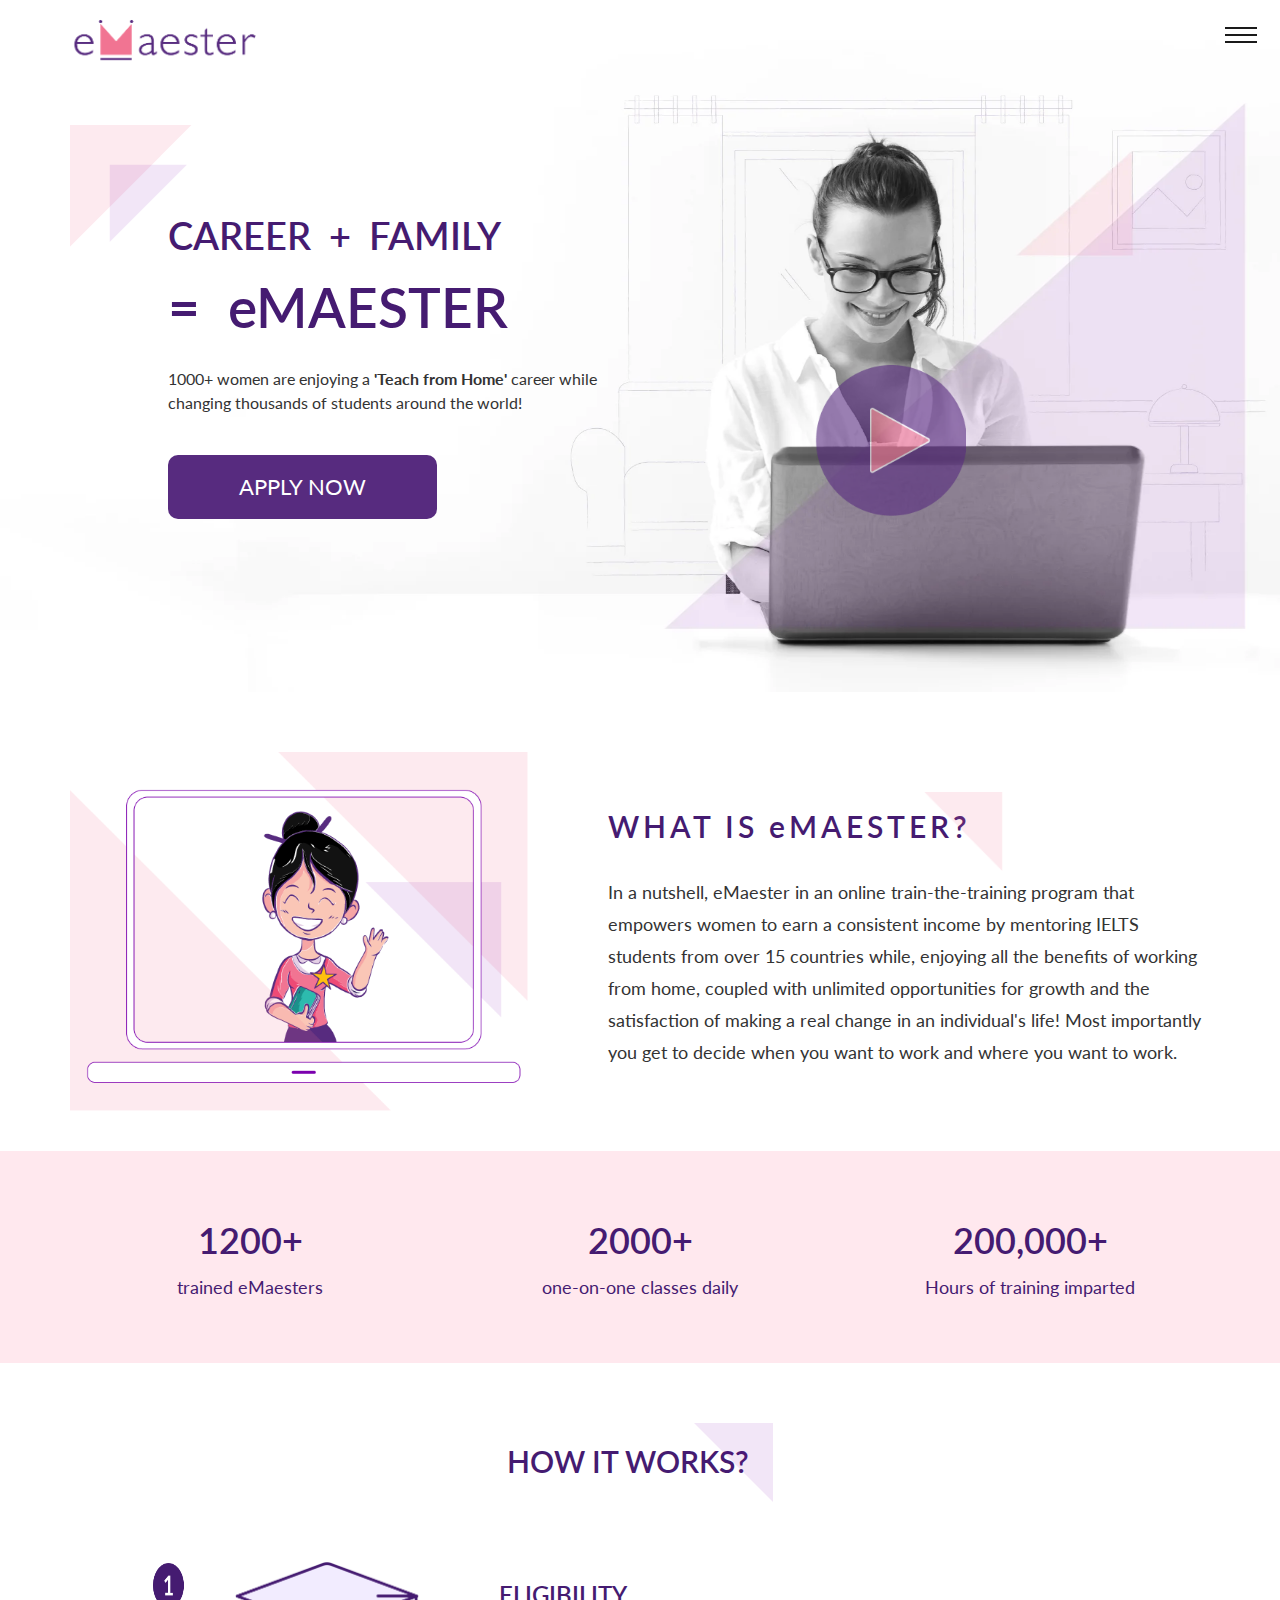
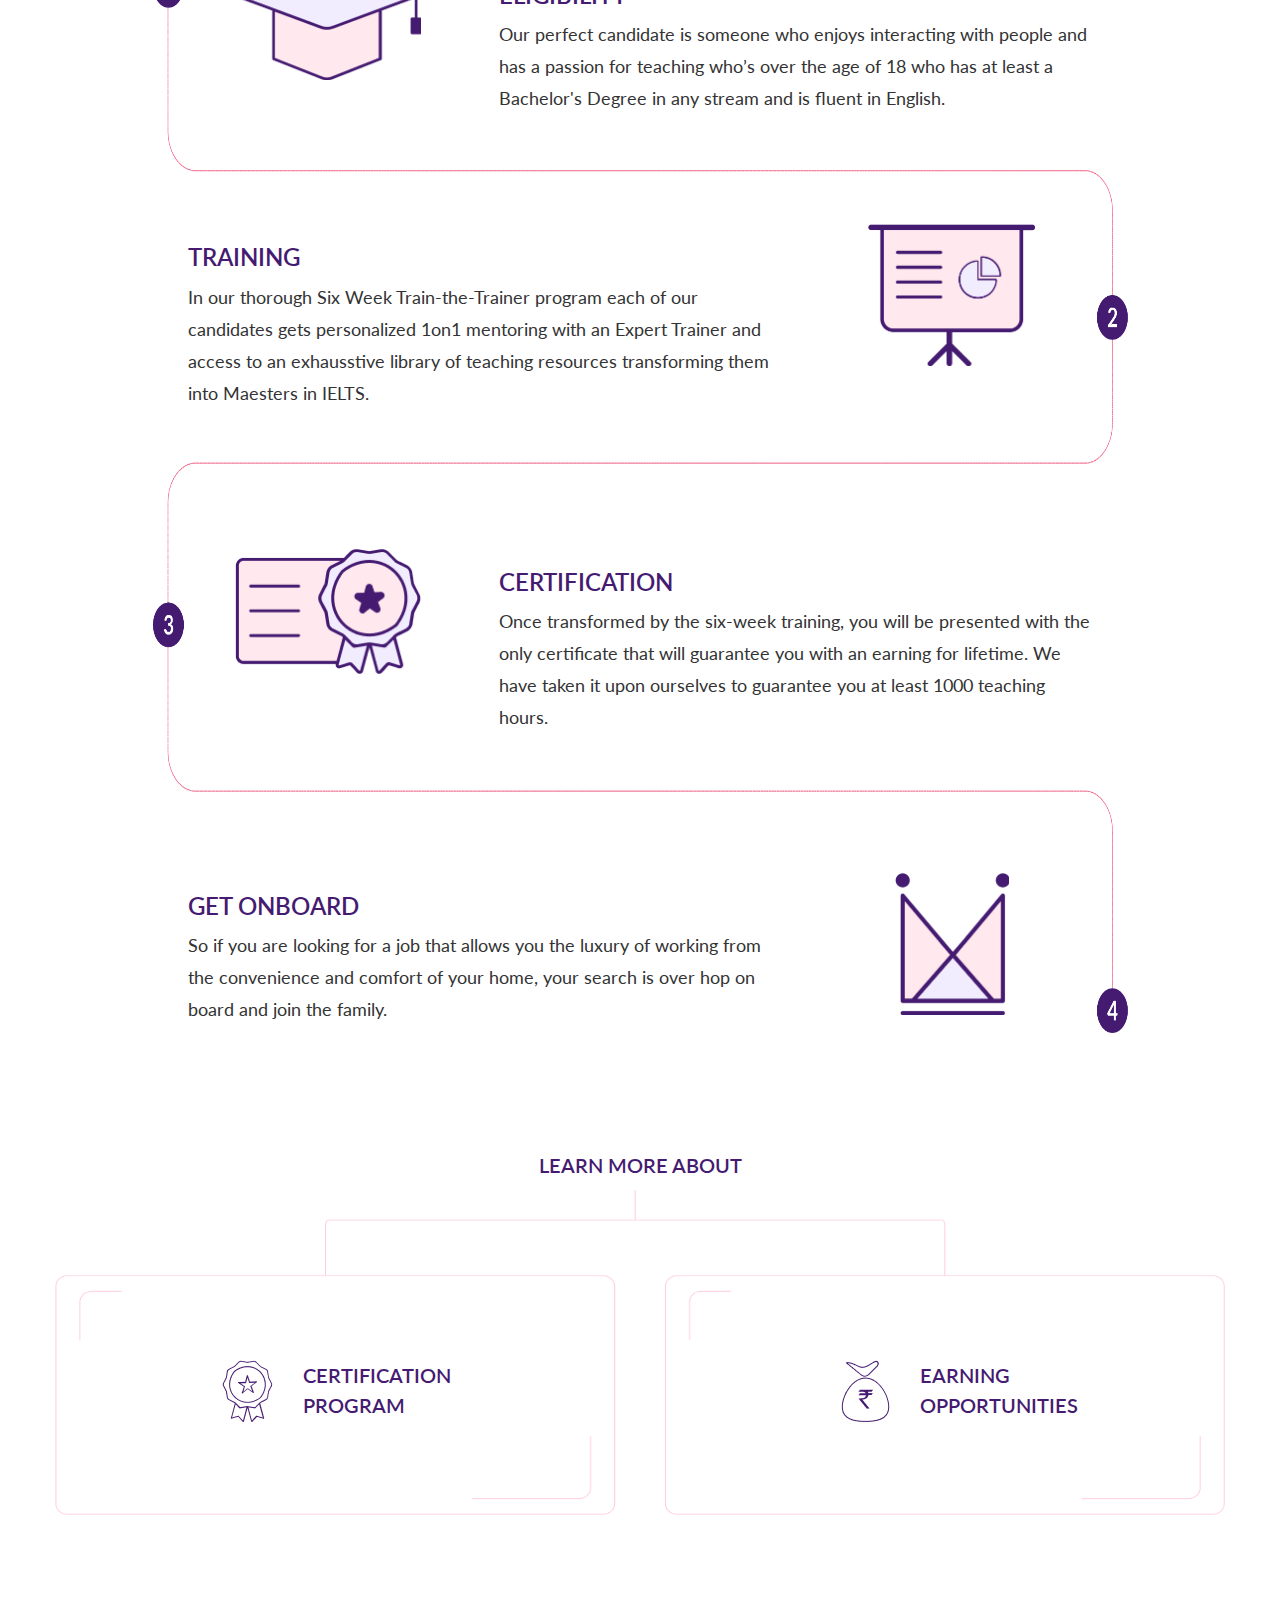
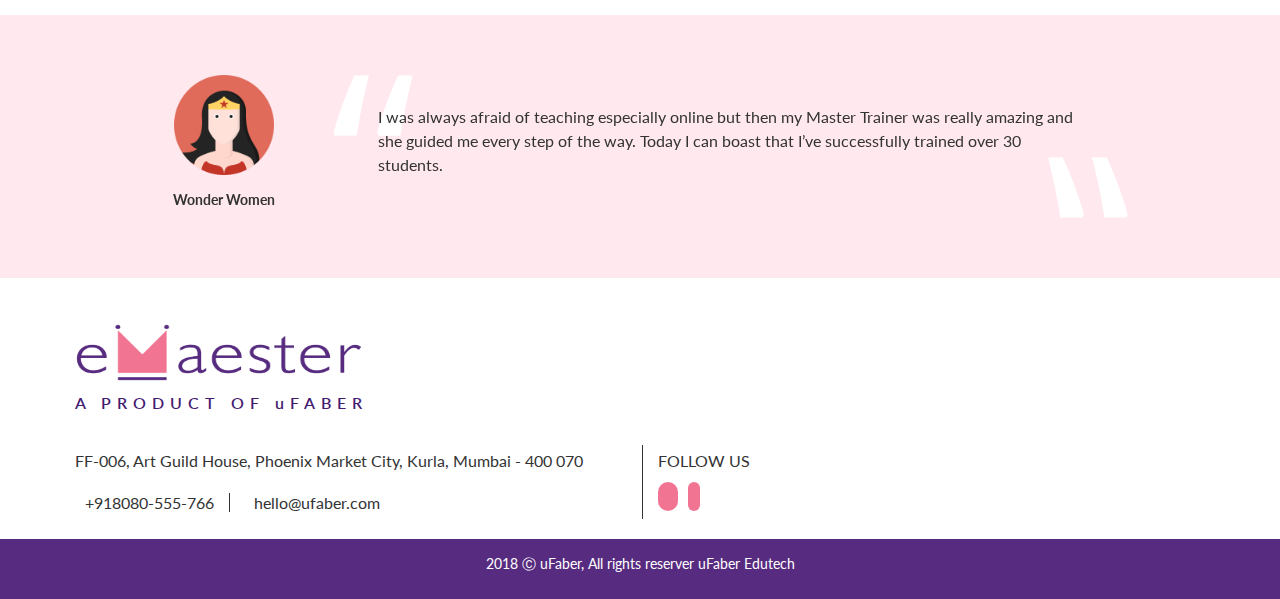
<file: index.html>
<!DOCTYPE html>
<html>
<head>
<meta content="width=device-width, initial-scale=1" name="viewport" />
    <!--Bootstrap CDN-->
    <link rel="stylesheet" href="css/bootstrap.min.css">
    
     <!--custom css-->
    <link rel="stylesheet" href="css/main.css">
    
    
   <!-- Muli & Lato Font CDN -->
   <link href="https://fonts.googleapis.com/css?family=Lato" rel="stylesheet">
    
    <!--Fontawsome CDN -->
    <link rel="stylesheet" href="https://use.fontawesome.com/releases/v5.8.1/css/all.css" integrity="sha384-50oBUHEmvpQ+1lW4y57PTFmhCaXp0ML5d60M1M7uH2+nqUivzIebhndOJK28anvf" crossorigin="anonymous">
    
    <!--Jquery CDN  -->
    <script src="js/jquery-3.3.1.min.js"></script>
    <script src="js/bootstrap.min.js"></script>
    
    <!--custom js-->
    <script src="js/main.js"></script>
    
</head>
<body>
    <!-- Top Navigation -->
    
    <nav class="navbar navbar-fixed-top">
        <div class="container padding15">
            <a href="index.html"><img class="navLogo" src="images/Logo-01.png" width="190px" height="50px"></a>
            
            <ul class="nav navbar-nav navbar-right mt10">
              <li><div class="navbar-header">
                <button type="button" class="hamburger is-closed"  onclick="openNav()" style="z-index: auto;">
                    <span class="hamb-top"></span>
                    <span class="hamb-middle"></span>
                    <span class="hamb-bottom"></span>
                </button>
            </div></li>
            </ul>
        </div>
    </nav>
    
    <!-- Top Navigation -->
    
    <!-- Side Navigation -->
    
    <div id="mySidenav" class="sidenav">
        <div id="navContent" class="sidenavContent ">
          <a href="javascript:void(0)" class="closebtn" onclick="closeNav()">&times;</a>
          <a href="index.html">HOME</a>
          <a href="pages/certification.html">CERTIFICATION PROGRAM</a>
          <a href="pages/earning.html">EARNING OPPORTUNITIES</a>
          <a href="pages/aboutus.html">PEOPLE</a>
            <a href="pages/faq.html">FAQs</a>
          <a href="pages/signin.html">SIGN IN</a>
            <div class="row sidenavBottom">
                <div class="col-md-7 col-xs-9 sideNavContact">
                    <p>hello@emaester.com</p>
                    <p>+91 9010-604-830</p>
                </div>
                <div class="col-md-5 col-xs-3 ml-60 mobileSideNavImg">
                    <img src="images/sidenav.png" width="180px" height="180px">
                </div>
            </div>
        </div>
    </div>
    
    <!-- Side Navigation -->
    
    <!-- Page Content -->
   
    <section class="landingBackground mt40">
        <div class="container ">
            <div class="row mt85">
                <div class="col-md-1 mobileHide">
                    <img src="images/landing8.png" class="mobileImgLanding8">
                </div>
                <div class="col-md-5 mt70 landingText">
                    <h2 class="textBlue textBold mobileTextCenter">CAREER &nbsp;+&nbsp; FAMILY</h2>
                    <h1 class="textBlue textBold mobileTextCenter">= &nbsp;eMAESTER</h1>
                    <p class="textSize mt30 mb40 mobileTextCenter">1000+ women are enjoying a <strong>'Teach from Home'</strong> career while changing thousands of students around the world!</p>
                    <button class="btn landingBtn mobileImgCenter"> APPLY NOW</button>
                </div>
                <div class="col-md-6 mt240 mmt40">
                    <img src="images/landing1.1.png" class="webHide mobileShow" width="100%">
                    <img src="images/play.png" class="imgCenter landingPlay pointerCursor " width="151px" height="151px">
                </div>
            </div>
        </div>
    </section>
    <section>
        <div class="container mt60 mb40">
            <div class="headingCenter webHide mobileShow textCenter" style="margin: 25px 6px;">
                    <h2 class=" textBold textBlue mt60 inline">WHAT IS eMAESTER?</h2>
                    <img src="images/signin1.png" class="inline headingSupportImg" width="79px" height="79px;">
                </div>
            <div class="row">
                <div class="col-md-5">
                    <img src="images/landing3.png" width="100%" height="100%">
                </div>
                <div class="col-md-7 mt40">
                <div class="headingCenter mobileHide" style="margin: 0px 50px; letter-spacing: 4px;">
                    <h2 class="textCenter textBold textBlue mt60 inline">WHAT IS eMAESTER?</h2>
                    <img src="images/signin1.png" class="inline headingSupportImg" width="79px" height="79px;">
                </div>
                    <p class="textSize1 ml50">In a nutshell, eMaester in an online train-the-training program that empowers women to earn a consistent income by mentoring IELTS students from over 15 countries while, enjoying all the benefits of working from home, coupled with unlimited opportunities for growth and the satisfaction of making a real change in an individual's life! Most importantly you get to decide when you want to work and where you want to work. </p>
                </div>
            </div>
        </div>
    </section>
    <section class="backgroundPink mb60 p50 mobileStats">
        <div class="container">
            <div class="row">
                <div class="col-md-4 col-xs-3">
                    <h1 class="textCenter textBold textBlue">1200+</h1>
                    <p class="textCenter textSize1 textBlue">trained eMaesters</p>
                </div>
                <div class="col-md-4 col-xs-4">
                    <h1 class="textCenter textBold textBlue">2000+</h1>
                    <p class="textCenter textSize1 textBlue">one-on-one classes daily</p>
                </div>
                <div class="col-md-4 col-xs-5">
                    <h1 class="textCenter textBold textBlue">200,000+</h1>
                    <p class="textCenter textSize1 textBlue">Hours of training imparted</p>
                </div>
            </div>
        </div>
    </section>
    
    <section>
        <div class="container">
            <div class="row mb40">
                <div class="col-md-4"></div>
                <div class=" col-md-4 textCenter">
                    <h2 class=" textBold textBlue mt60 inline">HOW IT WORKS?<img src="images/headingsupport.png" class="inline headingSupportImg" width="79px" height="79px;"></h2>
                    
                </div>
                <div class="col-md-4"></div>
            </div>
            <div class="row mb60">
                <div class="col-md-1"></div>
                <div class="col-md-10 working">
                    <div class="row landingWorks ">
                        <div class="col-md-4 col-xs-12 mmb40">
                            <img src="images/landing4.png" class="imgCenter workingImg1" width="186px" height="118px">
                        </div>
                        <div class="col-md-8 col-xs-12">
                            <h3 class="textBold textBlue mobileTextCenter">ELIGIBILITY</h3>
                            <p class="textSize1 ">Our perfect candidate is someone who enjoys interacting with people and has a passion for teaching who’s over the age of 18 who has at least a Bachelor's Degree in any stream and is fluent in English.</p>
                        </div>
                    </div>
                    <div class="row landingWorks mt70 ">
                        <div class="col-md-4 col-xs-12 mmb40 mobileShow webHide">
                            <img src="images/landing5.png" class="imgCenter workingImg2" width="167px" height="142px">
                        </div>
                        <div class="col-md-8 col-xs-12">
                            <h3 class="textBold textBlue mobileTextCenter">TRAINING</h3>
                            <p class="textSize1">In our thorough Six Week Train-the-Trainer program each of our candidates gets personalized 1on1 mentoring with an Expert Trainer and access to an exhausstive library of teaching resources transforming them into Maesters in IELTS.</p>
                        </div>
                        <div class="col-md-4 col-xs-4 mmt40 mobileHide">
                            <img src="images/landing5.png" class="imgCenter workingImg2" width="167px" height="142px">
                        </div>
                    </div>
                    <div class="row landingWorks mt100">
                        <div class="col-md-4 col-xs-12 mmb40">
                            <img src="images/landing6.png" class="imgCenter workingImg3" width="186px" height="125px">
                        </div>
                        <div class="col-md-8 col-xs-12">
                            <h3 class="textBold textBlue mobileTextCenter">CERTIFICATION</h3>
                            <p class="textSize1">Once transformed by the six-week training, you will be presented with the only certificate that will guarantee you with an earning for lifetime. We have taken it upon ourselves to guarantee you at least 1000 teaching hours.</p>
                        </div>
                    </div>
                    <div class="row landingWorks mt100">
                        <div class="col-md-4 col-xs-12 mmb40  mobileShow webHide">
                            <img src="images/landing7.png" class="imgCenter workingImg4" width="114px" height="142px">
                        </div>
                        <div class="col-md-8 col-xs-12">
                            <h3 class="textBold textBlue mobileTextCenter">GET ONBOARD</h3>
                            <p class="textSize1">So if you are looking for a job that allows you the luxury of working from the convenience and comfort of your home, your search is over hop on board and join the family.</p>
                        </div>
                        <div class="col-md-4 col-xs-4 mobileHide">
                            <img src="images/landing7.png" class="imgCenter workingImg4" width="114px" height="142px">
                        </div>
                    </div>
                </div>
                <div class="col-md-1"></div>
            </div>
            
        </div>
    </section>
    <section class="mt40 mb100">
        <div class="container">
            <div class="row mmb-35">
                <div class="col-md-12">
                    <p class="textCenter textSize2 textBlue textBold">LEARN MORE ABOUT</p>
                </div>
            </div>
            <div class="row learnMore">
                <div class="col-md-7 col-xs-5 mt170 mml-7">
                        <div class="col-md-4 col-xs-4">
                            <img src="images/faq2.png" class="float-right mobileImgCenter mobileFloatNone mmb15">
                        </div>
                        <div class="col-md-8 col-xs-8">
                            <p class="textBold textBlue textSize2 mobileTextSize1">CERTIFICATION <br>PROGRAM</p>
                        </div>
                </div>
                <div class="col-md-5 col-xs-6 mt170 mml20">
                        <div class="col-md-4 col-xs-4">
                            <img src="images/faq3.png" class="float-right mobileFloatNone mmb15">
                        </div>
                        <div class="col-md-8 col-xs-8">
                            <p class="textBold textBlue textSize2 mobileTextSize1">EARNING <br>OPPORTUNITIES</p>
                        </div>
                </div>
            </div>
        </div>
    </section>
    <section class="backgroundPink">
        <div class="container">
          <div class="row">
            <div class="col-md-12">
              <div class="carousel slide" data-ride="carousel" id="quote-carousel">

        <!-- Carousel Slides / Quotes -->
        <div class="carousel-inner">

        <!-- Quote 1 -->
        <div class="item active">
          <div class="row">
              <div class="col-md-3">
                <img src="images/avatar.png" width="100px" height="100px">
                  <p class="mt15"><strong>Wonder Women</strong></p>
              </div>
            <div class="col-md-8">
                <img src="images/comma1.png" width="80px" class="comma1">
              <p class="mt30 textSize textNormal">I was always afraid of teaching especially online but then my Master Trainer was really amazing and she guided me every step of the way. Today I can boast that I’ve successfully trained over 30 students.</p>
                <img src="images/comma2.png" width="80px" class="comma2">
            </div>
          </div>
        </div>

        <!-- Quote 2 -->
        <div class="item">
          <div class="row">
              <div class="col-md-3">
                <img src="images/avatar.png" width="100px" height="100px">
                  <p class="mt15"><strong>Wonder Women</strong></p>
              </div>
            <div class="col-md-8">
                <img src="images/comma1.png" width="80px" class="comma1">
              <p class="mt30 textSize textNormal">I was always afraid of teaching especially online but then my Master Trainer was really amazing and she guided me every step of the way. Today I can boast that I’ve successfully trained over 30 students.</p>
                <img src="images/comma2.png" width="80px" class="comma2">
            </div>
          </div>
        </div>

        <!-- Quote 3 -->
        <div class="item">
          <div class="row">
              <div class="col-md-3">
                <img src="images/avatar.png" width="100px" height="100px">
                  <p class="mt15"><strong>Wonder Women</strong></p>
              </div>
            <div class="col-md-8">
                <img src="images/comma1.png" width="80px" class="comma1">
              <p class="mt30 textSize textNormal">I was always afraid of teaching especially online but then my Master Trainer was really amazing and she guided me every step of the way. Today I can boast that I’ve successfully trained over 30 students.</p>
                <img src="images/comma2.png" width="80px" class="comma2">
            </div>
          </div>
        </div>

        </div>
         <!-- Controls --> 
          <a class="left carousel-control" href="#quote-carousel" data-slide="prev"> 
              <i class="fas fa-chevron-left"></i>
          </a> 
          <a class="right carousel-control" href="#quote-carousel" data-slide="next"> 
              <i class="fas fa-chevron-right"></i>
          </a>

      </div>                          
    </div>
  </div>
</div>
    </section>
    <section class="mt40">
        <div class="container">
            <img src="images/Logo-01.png" width="298px" height="69px">
            <p class="tagLine textBlue">A PRODUCT OF uFABER</p>
            <div class="row foooter">
                <div class="col-md-6 rightBorder">
                    <p>FF-006, Art Guild House, Phoenix Market City, Kurla, Mumbai - 400 070</p>
                    <p class="inline innerPara"><i class="fas fa-mobile-alt"></i>+918080-555-766</p>
                    <p class="inline"><i class="far fa-envelope"></i>hello@ufaber.com</p>
                </div>
                <div class="col-md-5">
                    <p>FOLLOW US</p>
                    <a><i class="fab fa-facebook-f socialIcons"></i></a>
                    <a><i class="fab fa-youtube socialIcons" style="    padding: 6px 6px;"></i></a>
                </div>
            </div>
        </div>
        <div class="backgroundBlue subFooter">
                <p class="textCenter">2018	&#9400; uFaber, All rights reserver uFaber Edutech</p>
            </div>
    </section>
    <!-- /#page-conten -->

</body>
</html>
</file>
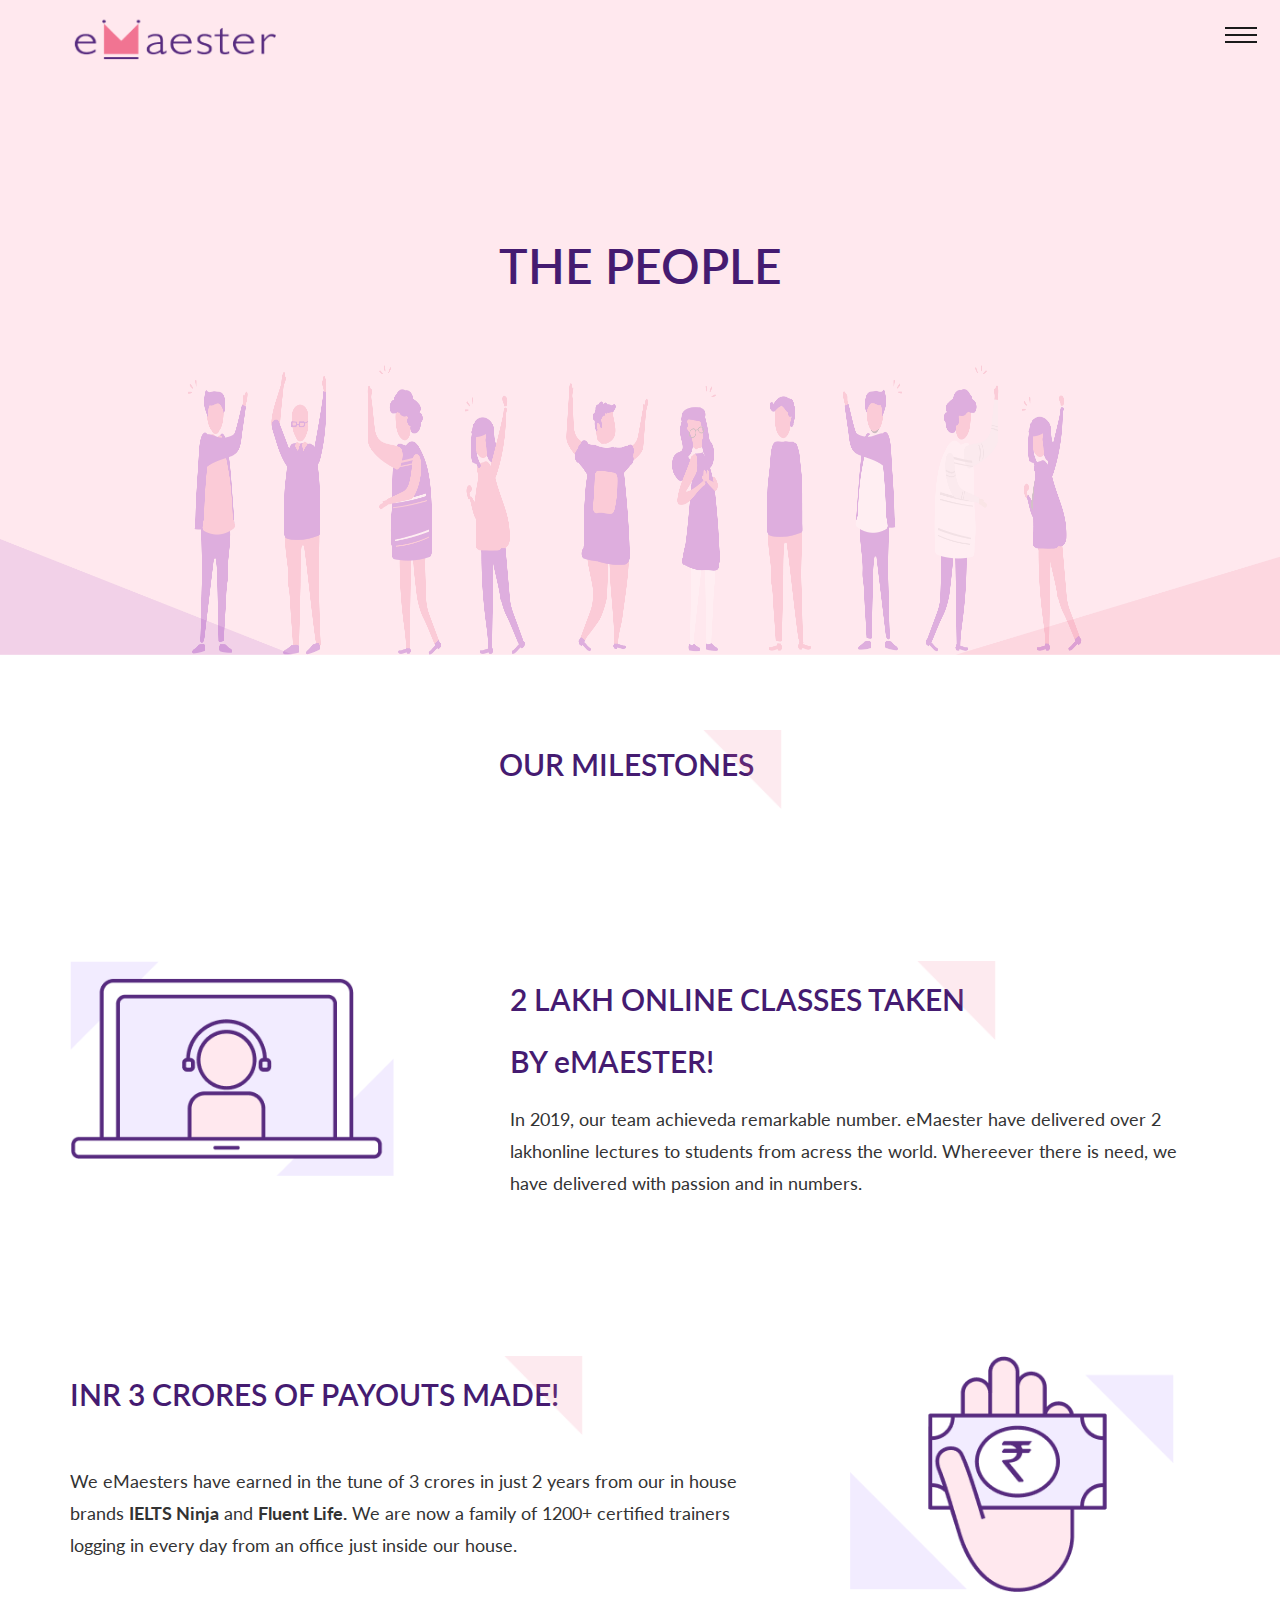
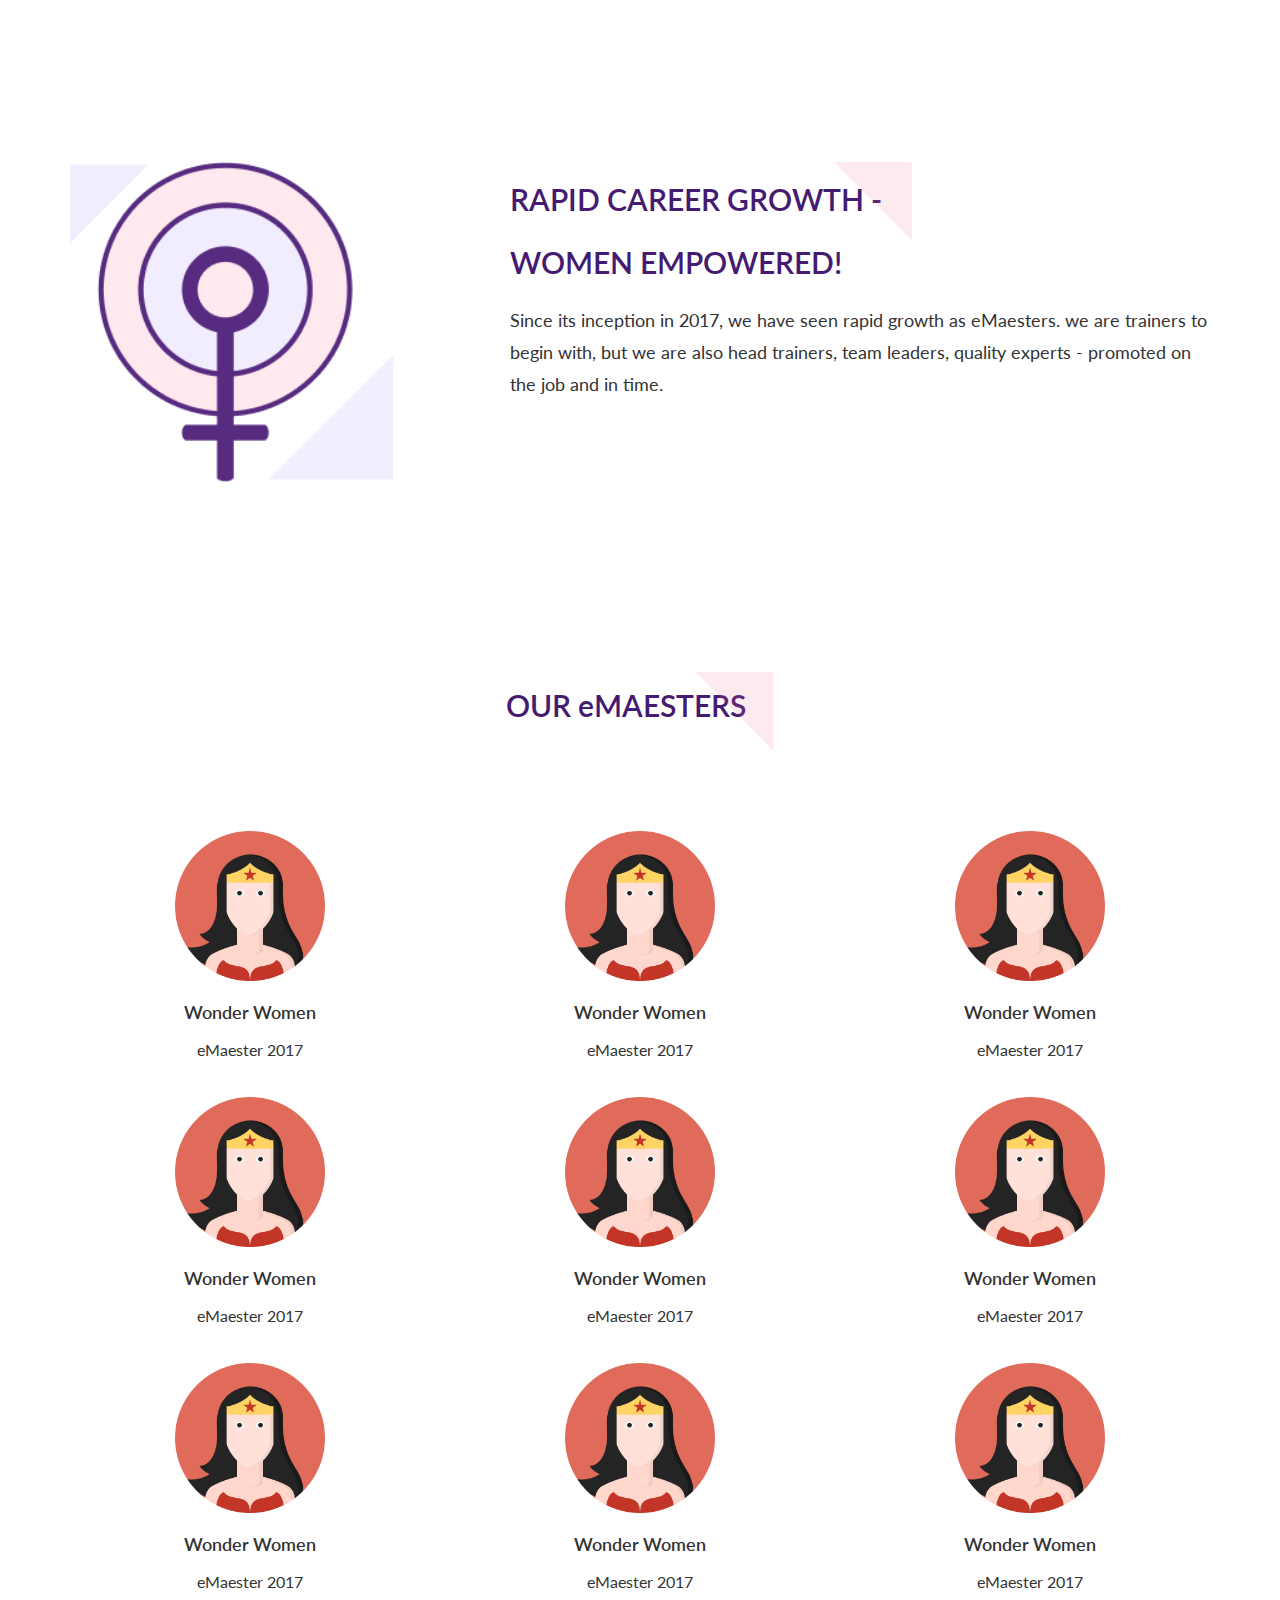
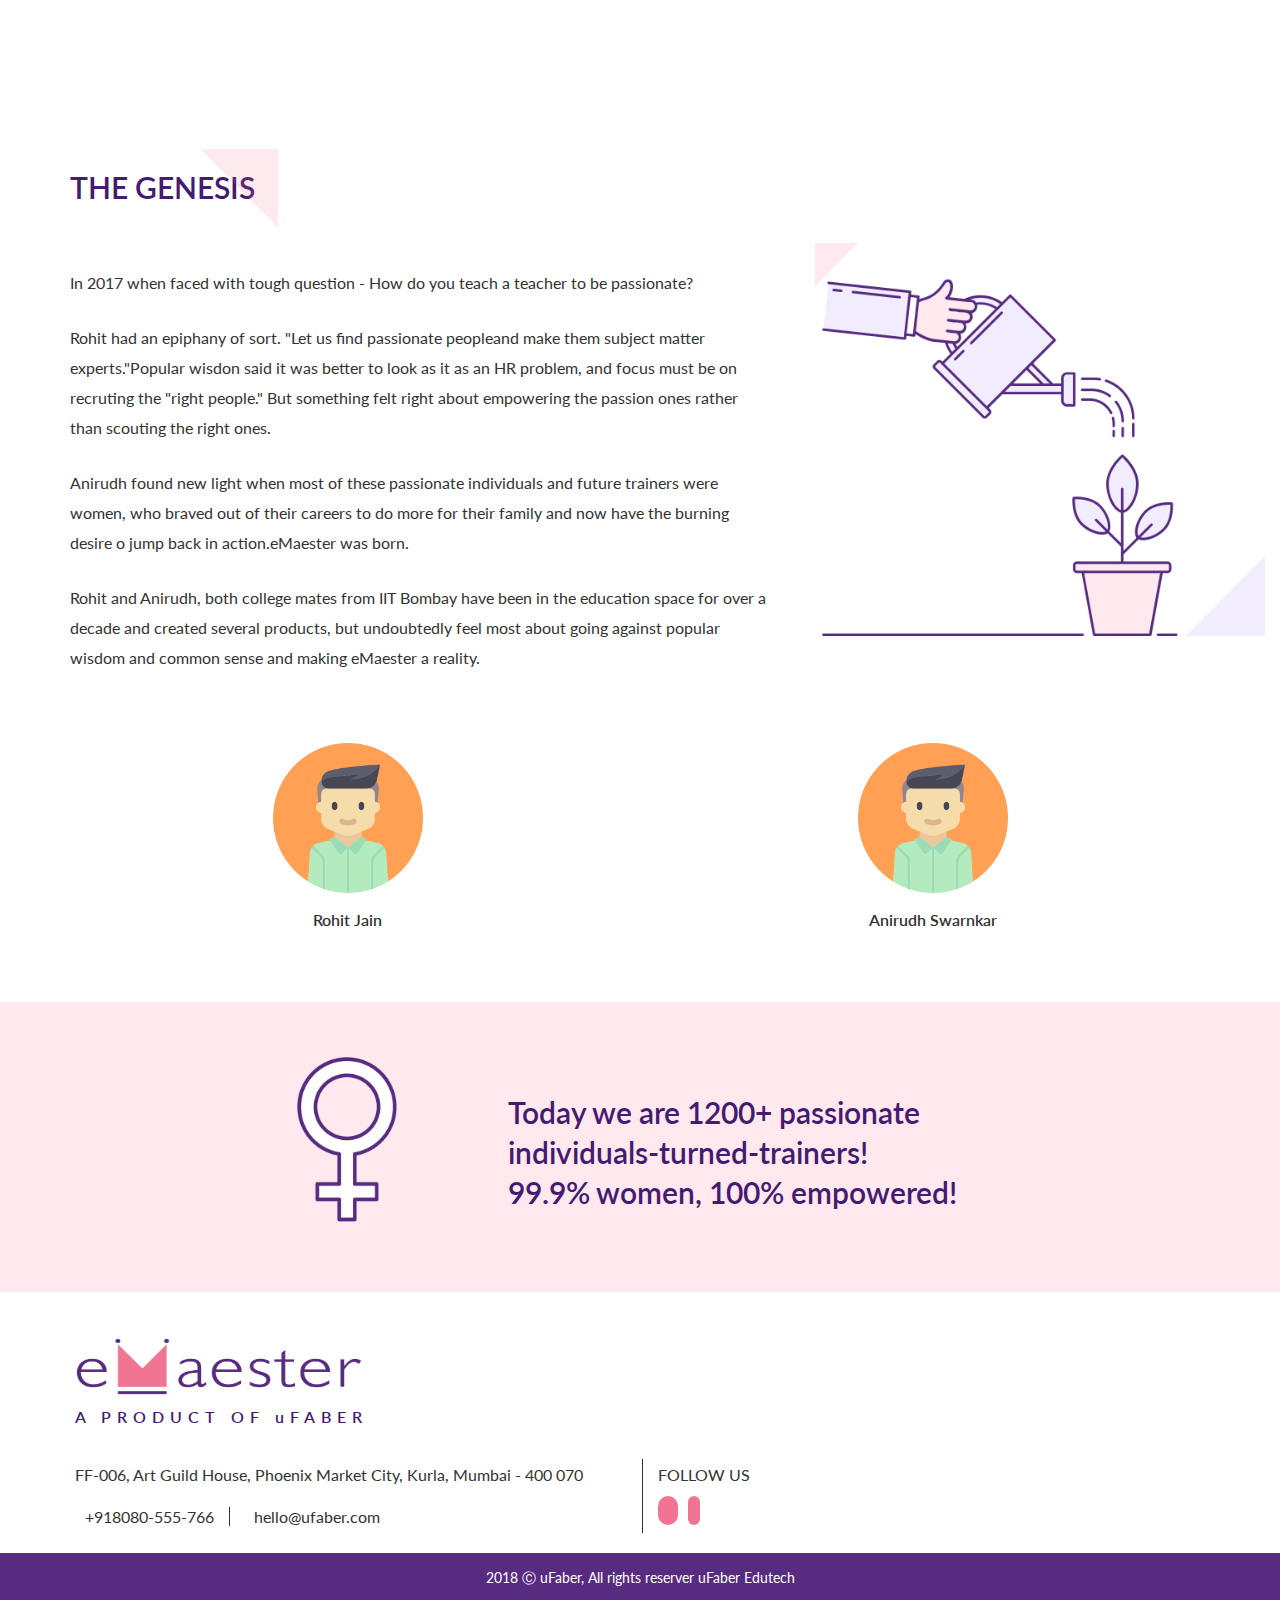
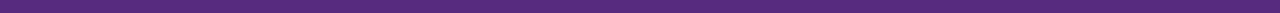
<file: pages/aboutus.html>
<!DOCTYPE html>
<html>
<head>
<meta content="width=device-width, initial-scale=1" name="viewport" />
    <!--Bootstrap CDN-->
    <link rel="stylesheet" href="../css/bootstrap.min.css">
    
     <!--custom css-->
    <link rel="stylesheet" href="../css/main.css">
    
    
   <!-- Muli & Lato Font CDN -->
   <link href="https://fonts.googleapis.com/css?family=Lato" rel="stylesheet">
    
    <!--Fontawsome CDN -->
    <link rel="stylesheet" href="https://use.fontawesome.com/releases/v5.8.1/css/all.css" integrity="sha384-50oBUHEmvpQ+1lW4y57PTFmhCaXp0ML5d60M1M7uH2+nqUivzIebhndOJK28anvf" crossorigin="anonymous">
    
    <!--Jquery CDN  -->
    <script src="../js/jquery-3.3.1.min.js"></script>
    <script src="../js/bootstrap.min.js"></script>
    
    <!--custom js-->
    <script src="../js/main.js"></script>
    
</head>
<body>
    <!-- Top Navigation -->
    
    <nav class="navbar navbar-fixed-top">
        <div class="container padding15">
            <a href="../index.html"><img class="navLogo" src="../images/Logo-01.png" width="211px" height="49px"></a>
            
            <ul class="nav navbar-nav navbar-right mt10">
              <li><div class="navbar-header">
                <button type="button" class="hamburger is-closed"  onclick="openNav()" style="z-index: auto;">
                    <span class="hamb-top"></span>
                    <span class="hamb-middle"></span>
                    <span class="hamb-bottom"></span>
                </button>
            </div></li>
            </ul>
        </div>
    </nav>
    
    <!-- Top Navigation -->
    
    <!-- Side Navigation -->
    
    <div id="mySidenav" class="sidenav">
        <div id="navContent" class="sidenavContent ">
          <a href="javascript:void(0)" class="closebtn" onclick="closeNav()">&times;</a>
          <a href="../index.html">HOME</a>
          <a href="../pages/certification.html">CERTIFICATION PROGRAM</a>
          <a href="../pages/earning.html">EARNING OPPORTUNITIES</a>
          <a href="../pages/aboutus.html">PEOPLE</a>
            <a href="../pages/faq.html">FAQs</a>
          <a href="../pages/signin.html">SIGN IN</a>
            <div class="row sidenavBottom">
                <div class="col-md-7 col-xs-9 sideNavContact">
                    <p>hello@emaester.com</p>
                    <p>+91 9010-604-830</p>
                </div>
                <div class="col-md-5 col-xs-3 mobileSideNavImg ml-60">
                    <img src="../images/sidenav.png" width="180px" height="180px">
                </div>
            </div>
        </div>
    </div>
    
    <!-- Side Navigation -->
    
    <!-- Page Content -->
    <section class="aboutBackground">
        <div class="container">
            <div class="landing mt240">
                <h1 class="textBlue mb25">THE PEOPLE</h1>
            </div>    
        </div>
    </section>
    <section>
        <div class="container mb40">
            <div class="headingCenter textCenter mmt40 mmb40">
                <h2 class="textCenter textBold textBlue mt60 inline">OUR MILESTONES</h2>
                <img src="../images/signin1.png" class="inline headingSupportImg" width="79px" height="79px;">
            </div>
            <div class="row mt147 mmt75">
                <div class="col-md-4 col-sm-4">
                    <img src="../images/about1.png" class="aboutImg1 mobileImgCenter" width="90%" height="100%">
                </div>
                <div class="col-md-8 col-sm-8">
                    <div class="ml50 mmt40">
                        <h2 class="textSize3 textCenter textBold textBlue mt60 inline ">2 LAKH ONLINE CLASSES TAKEN <span class="webHide mobileShow mobileinline"> BY eMAESTER!</span><img src="../images/signin1.png" class="inline headingSupportImg" width="79px" height="79px;"><br><span class="mobileHide"> BY eMAESTER!</span></h2>
                        <p class="textSize1 mt25 ">In 2019, our team achieveda remarkable number. eMaester have delivered over 2 lakhonline lectures to students from acress the world. Whereever there is need, we have delivered with passion and in numbers.</p>
                    </div>
                </div>
            </div>
            <div class="row mt147">
                <div class="col-md-4 col-sm-4 webHide mobileShow">
                    <img src="../images/about2.png" class="aboutImg1 mobileImgCenter" width="100%" height="100%">
                </div>
                <div class="col-md-8 col-sm-8">
                    <div class="mr50 mmt40">
                        <h2 class="textSize3 textCenter textBold textBlue mt60 inline">INR 3 CRORES OF PAYOUTS MADE!<img src="../images/signin1.png" class="inline headingSupportImg" width="79px" height="79px;"></h2>
                        <p class="textSize1 mt25 ">We eMaesters have earned in the tune of 3 crores in just 2 years from our in house brands <strong>IELTS Ninja</strong> and <strong>Fluent Life.</strong> We are now a family of 1200+ certified trainers logging in every day from an office just inside our house.</p>
                    </div>
                </div>
                <div class="col-md-4 col-sm-4 mobileHide">
                    <img src="../images/about2.png" class="aboutImg1 " width="90%" height="100%">
                </div>
            </div>
            <div class="row mt170 mb75">
                <div class="col-md-4 col-sm-4">
                    <img src="../images/about3.png" class="aboutImg1 mobileImgCenter" width="90%" height="100%">
                </div>
                <div class="col-md-8 col-sm-8">
                    <div class="ml50 mmt40">
                        <h2 class="textSize3 textCenter textBold textBlue mt60 inline">RAPID CAREER GROWTH - <span class="webHide mobileShow mobileinline">WOMEN EMPOWERED!</span><img src="../images/signin1.png" class="inline headingSupportImg" width="79px" height="79px;"><br><span class="mobileHide">WOMEN EMPOWERED!</span> </h2>
                        <p class="textSize1 mt25 ">Since its inception in 2017, we have seen rapid growth as eMaesters. we are trainers to begin with, but we are also head trainers, team leaders, quality experts - promoted on the job and in time.</p>
                    </div>
                </div>
            </div>
        </div>
    </section>
    <section>
        <div class="container">
            <div class="headingCenter textCenter mmt40 mmb40">
                <h2 class="textCenter textBold textBlue mt60 inline">OUR eMAESTERS</h2>
                <img src="../images/signin1.png" class="inline headingSupportImg" width="79px" height="79px;">
            </div>
            <div class="row">
                <div class="col-md-4 col-xs-6 mb25">
                    <img src="../images/avatar.png" width="150px" height="150px;" class="imgCenter">
                    <p class="textSize1 textBold textCenter mt15">Wonder Women</p>
                    <p class="textSize textCenter">eMaester 2017</p>
                </div>
                <div class="col-md-4 col-xs-6 mb25">
                    <img src="../images/avatar.png" width="150px" height="150px;" class="imgCenter">
                    <p class="textSize1 textBold textCenter mt15">Wonder Women</p>
                    <p class="textSize textCenter">eMaester 2017</p>
                </div>
                <div class="col-md-4 col-xs-6 mb25">
                    <img src="../images/avatar.png" width="150px" height="150px;" class="imgCenter">
                    <p class="textSize1 textBold textCenter mt15">Wonder Women</p>
                    <p class="textSize textCenter">eMaester 2017</p>
                </div>
                <div class="col-md-4 col-xs-6 mb25">
                    <img src="../images/avatar.png" width="150px" height="150px;" class="imgCenter">
                    <p class="textSize1 textBold textCenter mt15">Wonder Women</p>
                    <p class="textSize textCenter">eMaester 2017</p>
                </div>
                <div class="col-md-4 col-xs-6 mb25">
                    <img src="../images/avatar.png" width="150px" height="150px;" class="imgCenter">
                    <p class="textSize1 textBold textCenter mt15">Wonder Women</p>
                    <p class="textSize textCenter">eMaester 2017</p>
                </div>
                <div class="col-md-4 col-xs-6 mb25">
                    <img src="../images/avatar.png" width="150px" height="150px;" class="imgCenter">
                    <p class="textSize1 textBold textCenter mt15">Wonder Women</p>
                    <p class="textSize textCenter">eMaester 2017</p>
                </div>
                <div class="col-md-4 col-xs-6 mb25">
                    <img src="../images/avatar.png" width="150px" height="150px;" class="imgCenter">
                    <p class="textSize1 textBold textCenter mt15">Wonder Women</p>
                    <p class="textSize textCenter">eMaester 2017</p>
                </div>
                <div class="col-md-4 col-xs-6 mb25">
                    <img src="../images/avatar.png" width="150px" height="150px;" class="imgCenter">
                    <p class="textSize1 textBold textCenter mt15">Wonder Women</p>
                    <p class="textSize textCenter">eMaester 2017</p>
                </div>
                <div class="col-md-4 col-xs-6 mb25">
                    <img src="../images/avatar.png" width="150px" height="150px;" class="imgCenter">
                    <p class="textSize1 textBold textCenter mt15">Wonder Women</p>
                    <p class="textSize textCenter">eMaester 2017</p>
                </div>
            </div>
        </div>
    </section>
    <section>
        <div class="container">
            <div class="row mt100">
                <h2 class="col-md-8 mobileTextCenter textBold textBlue">THE GENESIS<img src="../images/signin1.png" class="inline headingSupportImg" width="79px" height="79px;"></h2>
                <div class="col-md-8 col-xs-12">
                    <div class="mr50">
                        
                            <img src="../images/about4.png" class="mobileImgCenter webHide mobileShow" width="250px;">
                        <p class="textSize mt25 " style="line-height: 30px">In 2017 when faced with tough question - How do you teach a teacher to be passionate?</p>
                        <p class="textSize mt25" style="line-height: 30px">Rohit had an epiphany of sort. "Let us find  passionate peopleand make them subject matter experts."Popular wisdon said it was better to look as it as an HR problem, and focus must be on recruting the "right people." But something felt right about empowering the passion ones rather than scouting the right ones.</p>
                        <p class="textSize mt25" style="line-height: 30px">Anirudh found new light when most of these passionate individuals and future trainers were women, who braved out of their careers to do more for their family and now have the burning desire o jump back in action.eMaester was born.</p>
                        <p class="textSize mt25" style="line-height: 30px">Rohit and Anirudh, both college mates from IIT Bombay have been in the education space for over a decade and created several products, but undoubtedly feel most about going against popular wisdom and common sense and making eMaester a reality.</p>
                    </div>
                </div>
                <div class="col-md-4 col-xs-12 ml-35 mobileHide">
                    <img src="../images/about4.png" width="450px;">
                </div>
            </div>
            <div class="row mt60 mb60">
                <div class="col-md-6 col-xs-6">
                    <img src="../images/avatar1.png" class="imgCenter founderimg" width="150px" height="150px">
                    <p class="textSize textBold textCenter mt15">Rohit Jain</p>
                </div>
                <div class="col-md-6 col-xs-6">
                    <img src="../images/avatar1.png" class="imgCenter founderimg" width="150px" height="150px">
                    <p class="textSize textBold textCenter mt15">Anirudh Swarnkar</p>
                </div>
            </div>
        </div>
    </section>
    <section class="backgroundPink">
        <div class="container">
            <div class="row about">
                <div class="col-md-4 col-xs-4 mmt65">
                    <img src="../images/about5.png" class="imgCenter">
                </div>
                <div class="col-md-8 col-xs-8 mt30 mb30">
                    <h2 class="textBlue textBold webHide mobileShow">Today we are 1200+ passionate individuals-turned-trainers! 99.9% women, 100% empowered!</h2>
                    <h2 class="textBlue textBold mobileHide">Today we are 1200+ passionate individuals-turned-trainers! <br>99.9% women, 100% empowered!</h2>
                </div>
            </div>
        </div>
    </section>
    <section class="mt40">
        <div class="container">
            <img src="../images/Logo-01.png" width="298px" height="69px">
            <p class="tagLine textBlue">A PRODUCT OF uFABER</p>
            <div class="row foooter">
                <div class="col-md-6 rightBorder">
                    <p>FF-006, Art Guild House, Phoenix Market City, Kurla, Mumbai - 400 070</p>
                    <p class="inline innerPara"><i class="fas fa-mobile-alt"></i>+918080-555-766</p>
                    <p class="inline"><i class="far fa-envelope"></i>hello@ufaber.com</p>
                </div>
                <div class="col-md-5">
                    <p>FOLLOW US</p>
                    <a><i class="fab fa-facebook-f socialIcons"></i></a>
                    <a><i class="fab fa-youtube socialIcons" style="    padding: 6px 6px;"></i></a>
                </div>
            </div>
        </div>
        <div class="backgroundBlue subFooter">
                <p class="textCenter">2018	&#9400; uFaber, All rights reserver uFaber Edutech</p>
            </div>
    </section>
    <!-- /#page-conten -->
</body>
</html>
</file>
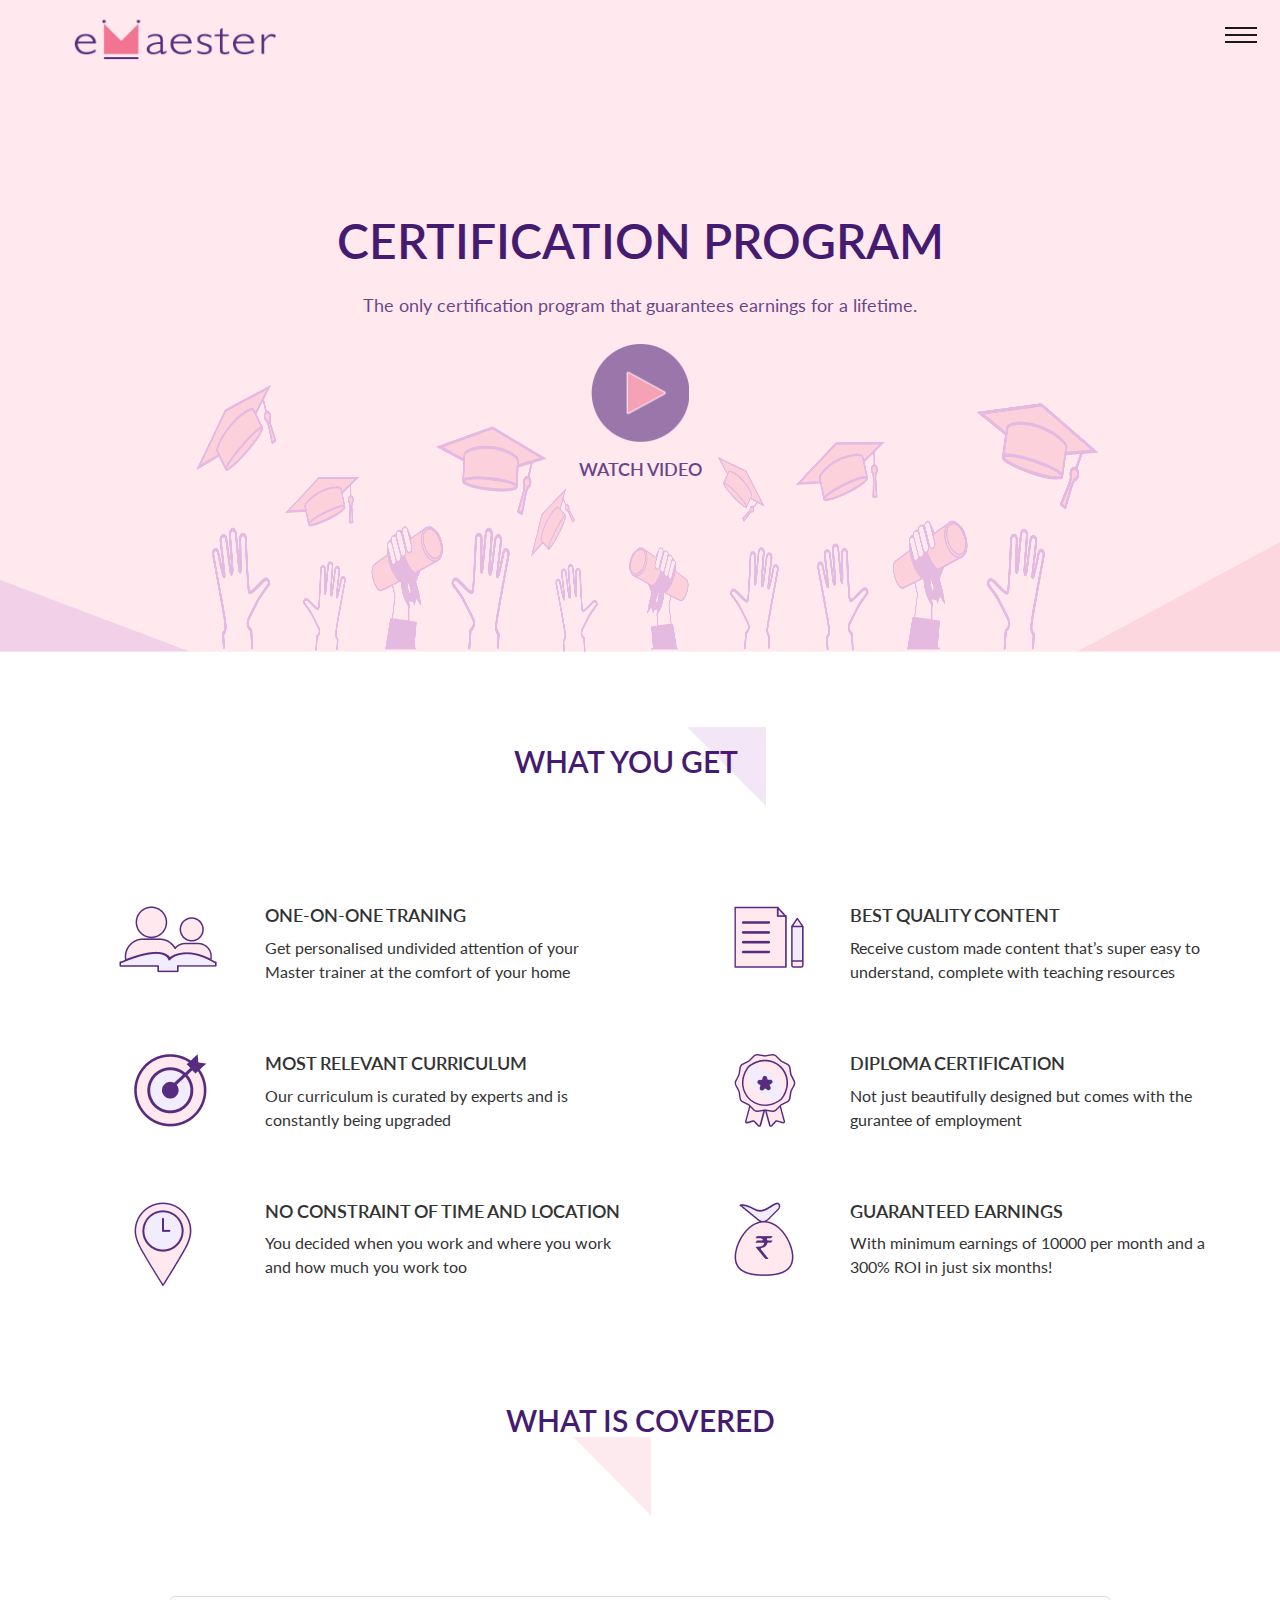
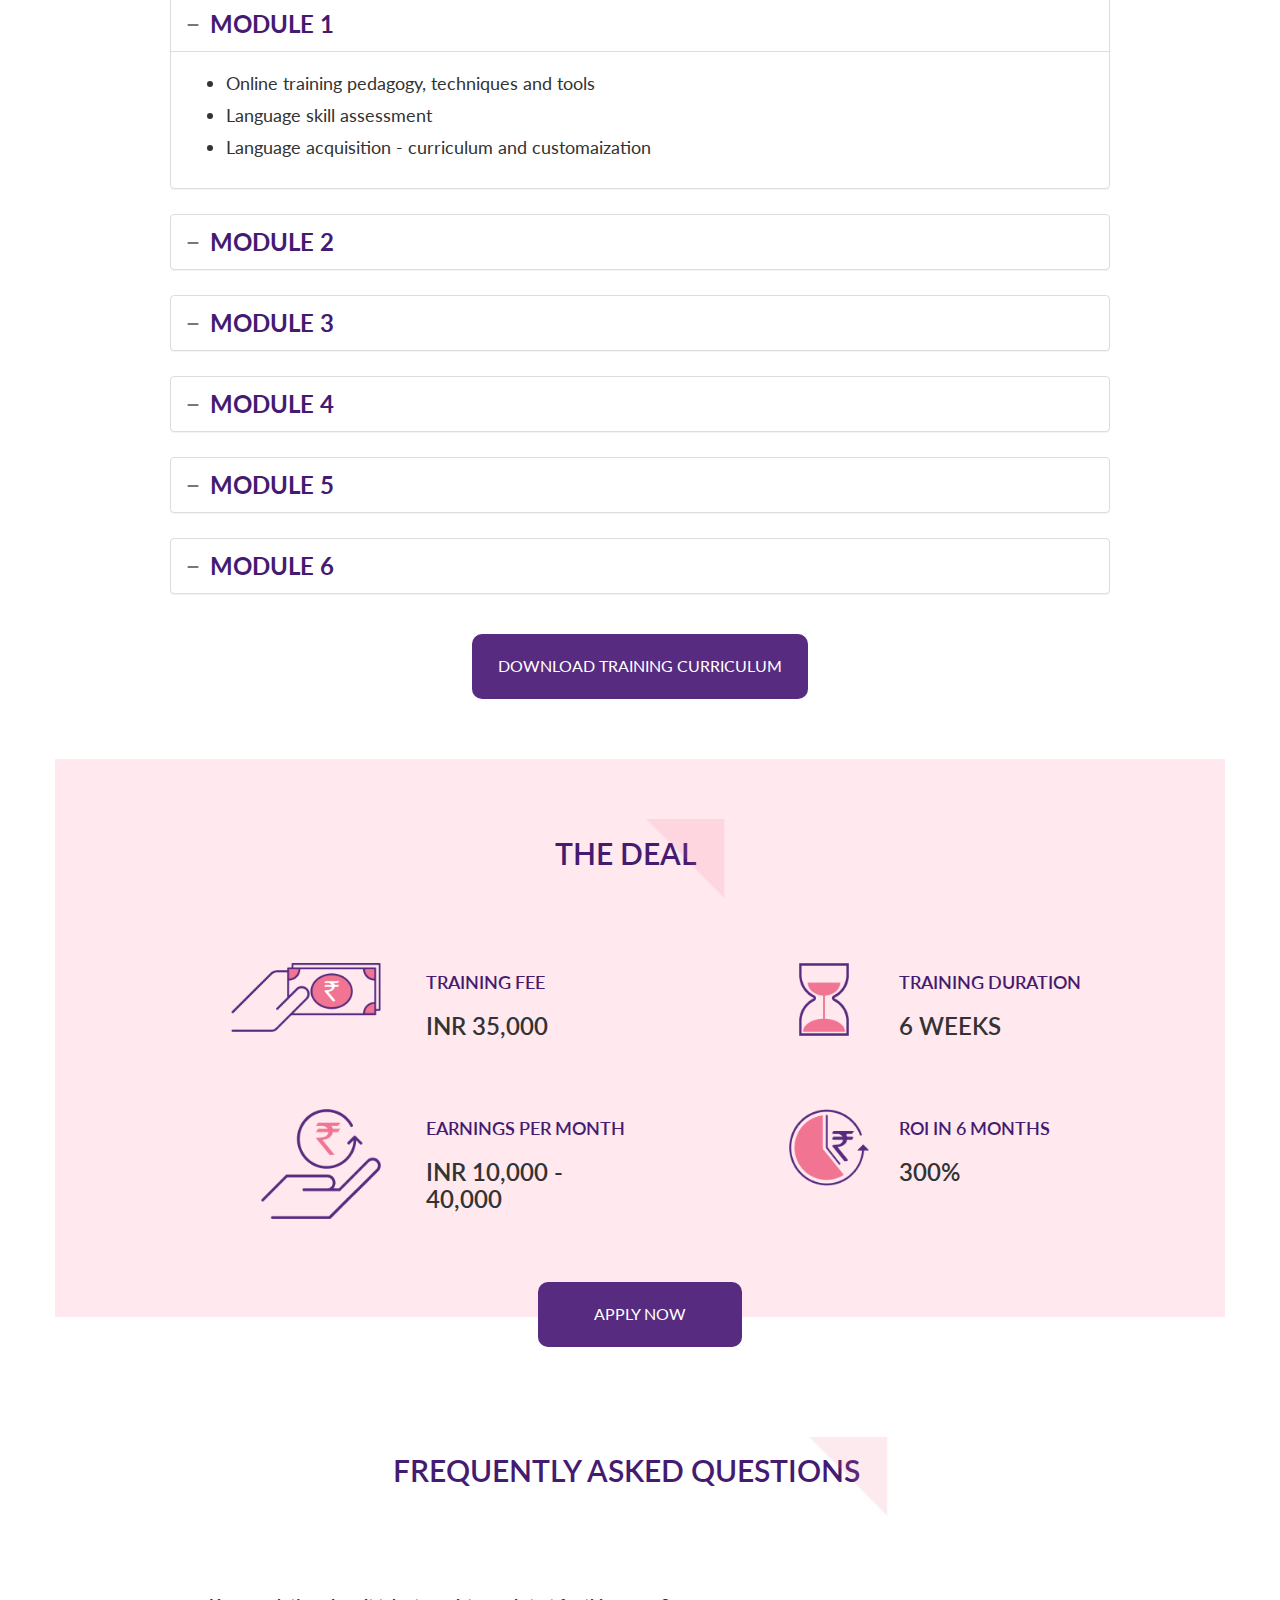
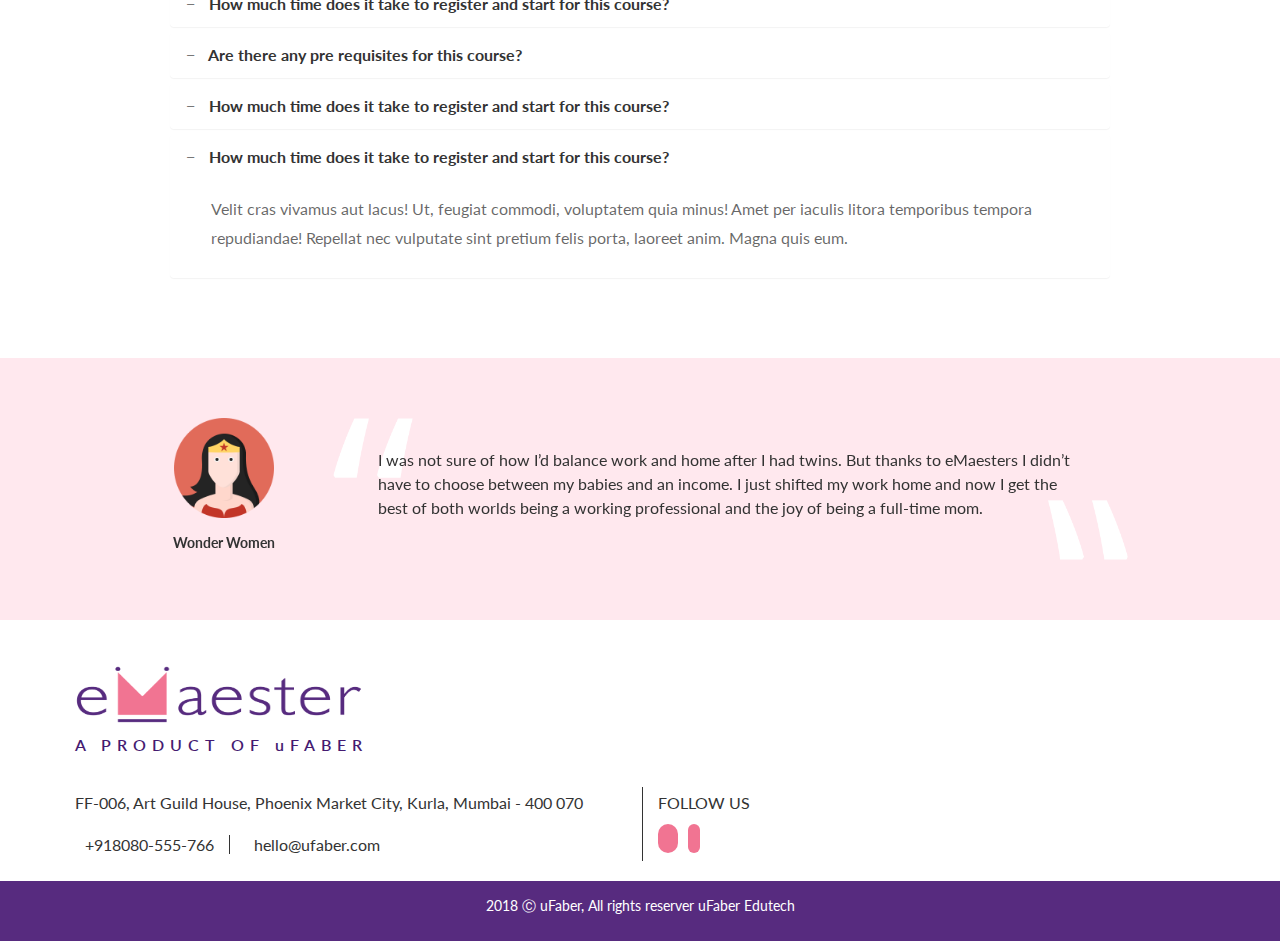
<file: pages/certification.html>
<!DOCTYPE html>
<html>
<head>
<meta content="width=device-width, initial-scale=1" name="viewport" />
    <!--Bootstrap CDN-->
    <link rel="stylesheet" href="../css/bootstrap.min.css">
    
     <!--custom css-->
    <link rel="stylesheet" href="../css/main.css">
    
    
   <!-- Muli & Lato Font CDN -->
   <link href="https://fonts.googleapis.com/css?family=Lato" rel="stylesheet">
    
    <!--Fontawsome CDN -->
    <link rel="stylesheet" href="https://use.fontawesome.com/releases/v5.8.1/css/all.css" integrity="sha384-50oBUHEmvpQ+1lW4y57PTFmhCaXp0ML5d60M1M7uH2+nqUivzIebhndOJK28anvf" crossorigin="anonymous">
    
    <!--Jquery CDN  -->
    <script src="../js/jquery-3.3.1.min.js"></script>
    <script src="../js/bootstrap.min.js"></script>
    
    <!--custom js-->
    <script src="../js/main.js"></script>
    
</head>
<body>
    <!-- Top Navigation -->
    
    <nav class="navbar navbar-fixed-top">
        <div class="container padding15">
            <a href="../index.html"><img class="navLogo" src="../images/Logo-01.png" width="211px" height="49px"></a>
            
            <ul class="nav navbar-nav navbar-right mt10">
              <li><div class="navbar-header">
                <button type="button" class="hamburger is-closed"  onclick="openNav()" style="z-index: auto;">
                    <span class="hamb-top"></span>
                    <span class="hamb-middle"></span>
                    <span class="hamb-bottom"></span>
                </button>
            </div></li>
            </ul>
        </div>
    </nav>
    
    <!-- Top Navigation -->
    
    <!-- Side Navigation -->
    
    <div id="mySidenav" class="sidenav">
        <div id="navContent" class="sidenavContent ">
          <a href="javascript:void(0)" class="closebtn" onclick="closeNav()">&times;</a>
          <a href="../index.html">HOME</a>
          <a href="../pages/certification.html">CERTIFICATION PROGRAM</a>
          <a href="../pages/earning.html">EARNING OPPORTUNITIES</a>
          <a href="../pages/aboutus.html">PEOPLE</a>
            <a href="../pages/faq.html">FAQs</a>
          <a href="../pages/signin.html">SIGN IN</a>
            <div class="row sidenavBottom">
                <div class="col-md-7 col-xs-9 sideNavContact">
                    <p>hello@emaester.com</p>
                    <p>+91 9010-604-830</p>
                </div>
                <div class="col-md-5 col-xs-3 mobileSideNavImg ml-60">
                    <img src="../images/sidenav.png" width="180px" height="180px">
                </div>
            </div>
        </div>
    </div>
    
    <!-- Side Navigation -->
    
    <!-- Page Content -->
    <section class="certificationBackground">
        <div class="container">
            <div class="landing mt215">
                <h1 class="textBlue mb25">CERTIFICATION PROGRAM</h1>
                <p class="textBlue">The only certification program that guarantees earnings for a lifetime.</p>
                <a href="#"><img src="../images/play.png" class="mt15" width="98px" height="98px"></a>
                <p class="textBlue textBold mt15">WATCH VIDEO</p>
            </div>    
        </div>
    </section>
    <section>
        <div class="container mb40">
            <div class="headingCenter mmt40 textCenter">
                <h2 class="textCenter textBold textBlue mt60 inline">WHAT YOU GET</h2>
                <img src="../images/headingsupport.png" class="inline headingSupportImg" width="79px" height="79px;">
            </div>
            <div class="row mt40 certificationGet">
                <div class="col-md-6">
                    <div class="row ">
                        <div class="col-md-1"></div>
                        <div class="col-md-3 col-xs-4 mmt20">
                            <img src="../images/certification2.png" class="mt20">
                        </div>
                        <div class="col-md-8 col-xs-8">
                            <h3 class="textBold">ONE-ON-ONE TRANING</h3>
                            <p class="textSize">Get personalised undivided attention of your Master trainer at the comfort of your home </p>
                        </div>
                    </div>
                    <div class="row mt40">
                        <div class="col-md-1"></div>
                        <div class="col-md-3 col-xs-4 mmt20">
                            <img src="../images/certification4.png" class="mt20 ml15">
                        </div>
                        <div class="col-md-8 col-xs-8">
                            <h3 class="textBold">MOST RELEVANT CURRICULUM</h3>
                            <p class="textSize">Our curriculum is curated by experts and is constantly being upgraded</p>
                        </div>
                    </div>
                    <div class="row mt40">
                        <div class="col-md-1"></div>
                        <div class="col-md-3 col-xs-4 mmt20">
                            <img src="../images/certification5.png" class="mt20 ml15">
                        </div>
                        <div class="col-md-8 col-xs-8">
                            <h3 class="textBold">NO CONSTRAINT OF TIME AND LOCATION</h3>
                            <p class="textSize">You decided when you work and where you work and how much you work too</p>
                        </div>
                    </div>
                </div>
                <div class="col-md-6">
                    <div class="row ">
                        <div class="col-md-1"></div>
                        <div class="col-md-3 col-xs-4 mmt20">
                            <img src="../images/certification3.png" class="mt20 ml30 mml15">
                        </div>
                        <div class="col-md-8 col-xs-8">
                            <h3 class="textBold">BEST QUALITY CONTENT</h3>
                            <p class="textSize">Receive custom made content that’s super easy to understand, complete with teaching resources </p>
                        </div>
                    </div>
                    <div class="row mt40">
                        <div class="col-md-1"></div>
                        <div class="col-md-3 col-xs-4 mmt20">
                            <img src="../images/certification6.png" class="mt20 ml30 mml15">
                        </div>
                        <div class="col-md-8 col-xs-8">
                            <h3 class="textBold">DIPLOMA CERTIFICATION</h3>
                            <p class="textSize">Not just beautifully designed but comes with the gurantee of employment </p>
                        </div>
                    </div>
                    <div class="row mt40">
                        <div class="col-md-1"></div>
                        <div class="col-md-3 col-xs-4 mmt20">
                            <img src="../images/certification7.png" class="mt20 ml30 mml15">
                        </div>
                        <div class="col-md-8 col-xs-8">
                            <h3 class="textBold">GUARANTEED EARNINGS</h3>
                            <p class="textSize">With minimum earnings of 10000 per month and a 300% ROI in just six months!  </p>
                        </div>
                    </div>
                   
                </div>
            </div>
        </div>
    </section>
    <section>
        <div class="container mb30">
            <div class="headingCenter textCenter mmt40 mmb40">
                <h2 class="textCenter textBold textBlue mt60 inline">WHAT IS COVERED</h2>
                <img src="../images/signin1.png" class="inline headingSupportImg" width="79px" height="79px;">
            </div>
            <div class="panel-group curriculum" id="accordion">
                <div class="panel panel-default mb25">
                  <div class="panel-heading">
                    <h4 class="panel-title">
                      <a data-toggle="collapse" data-parent="#accordion" href="#collapse1" class="questionsPlus1 textBlue">MODULE 1</a>
                    </h4>
                  </div>
                  <div id="collapse1" class="panel-collapse collapse in">
                    <div class="panel-body">
                        <ul>
                          <li>Online training pedagogy, techniques and tools</li>
                          <li>Language skill assessment</li>
                          <li>Language acquisition - curriculum and customaization</li>
                        </ul>
                      </div>
                  </div>
                </div>
                <div class="panel panel-default mb25">
                  <div class="panel-heading">
                    <h4 class="panel-title">
                      <a data-toggle="collapse" data-parent="#accordion" href="#collapse2" class="questionsPlus1 textBlue">MODULE 2</a>
                    </h4>
                  </div>
                  <div id="collapse2" class="panel-collapse collapse">
                    <div class="panel-body">
                        <ul>
                          <li>Online training pedagogy, techniques and tools</li>
                          <li>Language skill assessment</li>
                          <li>Language acquisition - curriculum and customaization</li>
                        </ul>
                      </div>
                  </div>
                </div>
                <div class="panel panel-default mb25">
                  <div class="panel-heading">
                    <h4 class="panel-title">
                      <a data-toggle="collapse" data-parent="#accordion" href="#collapse3" class="questionsPlus1 textBlue">MODULE 3</a>
                    </h4>
                  </div>
                  <div id="collapse3" class="panel-collapse collapse">
                    <div class="panel-body">
                        <ul>
                          <li>Online training pedagogy, techniques and tools</li>
                          <li>Language skill assessment</li>
                          <li>Language acquisition - curriculum and customaization</li>
                        </ul>
                      </div>
                  </div>
                </div>
                <div class="panel panel-default mb25">
                  <div class="panel-heading">
                    <h4 class="panel-title">
                      <a data-toggle="collapse" data-parent="#accordion" href="#collapse4" class="questionsPlus1 textBlue">MODULE 4</a>
                    </h4>
                  </div>
                  <div id="collapse4" class="panel-collapse collapse">
                    <div class="panel-body">
                        <ul>
                          <li>Online training pedagogy, techniques and tools</li>
                          <li>Language skill assessment</li>
                          <li>Language acquisition - curriculum and customaization</li>
                        </ul>
                      </div>
                  </div>
                </div>
                <div class="panel panel-default mb25">
                  <div class="panel-heading">
                    <h4 class="panel-title">
                      <a data-toggle="collapse" data-parent="#accordion" href="#collapse5" class="questionsPlus1 textBlue">MODULE 5</a>
                    </h4>
                  </div>
                  <div id="collapse5" class="panel-collapse collapse">
                    <div class="panel-body">
                        <ul>
                          <li>Online training pedagogy, techniques and tools</li>
                          <li>Language skill assessment</li>
                          <li>Language acquisition - curriculum and customaization</li>
                        </ul>
                      </div>
                  </div>
                </div>
                <div class="panel panel-default mb25">
                  <div class="panel-heading">
                    <h4 class="panel-title">
                      <a data-toggle="collapse" data-parent="#accordion" href="#collapse2" class="questionsPlus1 textBlue">MODULE 6</a>
                    </h4>
                  </div>
                  <div id="collapse6" class="panel-collapse collapse">
                    <div class="panel-body">
                        <ul>
                          <li>Online training pedagogy, techniques and tools</li>
                          <li>Language skill assessment</li>
                          <li>Language acquisition - curriculum and customaization</li>
                        </ul>
                      </div>
                  </div>
                </div>
              </div> 
            <button class="btn backgroundBlue curriculumBtn imgCenter mt40 mb30">DOWNLOAD TRAINING CURRICULUM</button>
        </div>
    </section>
    <section>
        <div class="container backgroundPink mb60">
            <div class="certificationHeadingCenter1 textCenter mmt40 mmb40">
                <h2 class="textCenter textBold textBlue mt60 inline">THE DEAL</h2>
                <img src="../images/signin1.png" class="inline headingSupportImg" width="79px" height="79px;">
            </div>
            <div class="row mb60">
                <div class="col-md-6 mmb40">
                    <div class="row">
                        <div class="col-md-7 col-xs-5">
                            <img src="../images/certification8.png" class="float-right certificationImg1 " width="150px">
                        </div>
                        <div class="col-md-5 mpl15 pl30 col-xs-7">
                            <h4 class="textBold textBlue ">TRAINING FEE</h4>
                            <h3 class="textBold ">INR 35,000</h3>
                        </div>
                    </div>
                </div>
                <div class="col-md-6">
                    <div class="row">
                        <div class="col-md-5 col-xs-5">
                            <img src="../images/certification9.png" class="float-right certificationImg2 mobileImgCenter mr20" width="50px">
                        </div>
                        <div class="col-md-7 col-xs-7">
                            <h4 class="textBold textBlue">TRAINING DURATION</h4>
                            <h3 class="textBold">6 WEEKS</h3>
                        </div>
                    </div>
                </div>
                
            </div>
            <div class="row mb60">
                <div class="col-md-6 mmb40">
                    <div class="row">
                        <div class="col-md-7 col-xs-5">
                            <img src="../images/certification10.png" class="float-right certificationImg3 mobileImgCenter" width="120px">
                        </div>
                        <div class="col-md-5 col-xs-7 mpl15 pl30 pr0">
                            <h4 class="textBold textBlue ">EARNINGS PER MONTH</h4>
                            <h3 class="textBold ">INR 10,000 - 40,000</h3>
                        </div>
                    </div>
                </div>
                <div class="col-md-6 ">
                    <div class="row">
                        <div class="col-md-5 col-xs-5">
                            <img src="../images/certification11.png" class="float-right certificationImg4 mobileImgCenter" width="80px">
                        </div>
                        <div class="col-md-7 col-xs-7">
                            <h4 class="textBold textBlue">ROI IN 6 MONTHS</h4>
                            <h3 class="textBold">300%</h3>
                        </div>
                    </div>
                </div>
            </div>
            <button class="btn imgCenter backgroundBlue curriculumApplyBtn">APPLY NOW</button>
        </div>
    </section>
    <section>
        <div class="container mb60">
            <div class="certificationHeadingCenter2 textCenter mmt40 mmb40">
                <h2 class="textCenter textBold textBlue mt60 inline">FREQUENTLY ASKED QUESTIONS</h2>
                <img src="../images/signin1.png" class="inline headingSupportImg" width="79px" height="79px;">
            </div>
            <div class="panel-group optionalFaq" id="accordion1">
              <div class="panel">
                <div class="panel-heading">
                  <h4 class="panel-title inline">
                    <a data-toggle="collapse" data-parent="#accordion1" href="#collapse11" class="questionsPlus">
                    How much time does it take to register and start for this course? </a>
                  </h4>
                </div>
                <div id="collapse11" class="panel-collapse collapse">
                  <div class="panel-body">Lorem ipsum dolor sit amet, consectetur adipisicing elit,
                  sed do eiusmod tempor incididunt ut labore et dolore magna aliqua. Ut enim ad
                  minim veniam, quis nostrud exercitation ullamco laboris nisi ut aliquip ex ea
                  commodo consequat.</div>
                </div>
              </div>
              <div class="panel">
                <div class="panel-heading">
                  <h4 class="panel-title inline">
                    <a data-toggle="collapse" data-parent="#accordion1" href="#collapse12" class="questionsPlus">
                    Are there any pre requisites for this course? </a>
                  </h4>
                </div>
                <div id="collapse12" class="panel-collapse collapse">
                  <div class="panel-body">Lorem ipsum dolor sit amet, consectetur adipisicing elit,
                  sed do eiusmod tempor incididunt ut labore et dolore magna aliqua. Ut enim ad
                  minim veniam, quis nostrud exercitation ullamco laboris nisi ut aliquip ex ea
                  commodo consequat.</div>
                </div>
              </div>
              <div class="panel">
                <div class="panel-heading">
                  <h4 class="panel-title inline">
                    <a data-toggle="collapse" data-parent="#accordion1" href="#collapse13" class="questionsPlus">
                    How much time does it take to register and start for this course?</a>
                  </h4>
                </div>
                <div id="collapse13" class="panel-collapse collapse">
                  <div class="panel-body">Lorem ipsum dolor sit amet, consectetur adipisicing elit,
                  sed do eiusmod tempor incididunt ut labore et dolore magna aliqua. Ut enim ad
                  minim veniam, quis nostrud exercitation ullamco laboris nisi ut aliquip ex ea
                  commodo consequat.</div>
                </div>
              </div>
              <div class="panel">
                <div class="panel-heading">
                  <h4 class="panel-title inline">
                    <a data-toggle="collapse" data-parent="#accordion1" href="#collapse14" class="questionsPlus">
                     How much time does it take to register and start for this course? </a>
                  </h4>
                </div>
                <div id="collapse14" class="panel-collapse collapse in">
                  <div class="panel-body "> <p class="questionsDescription">Velit cras vivamus aut lacus! Ut, feugiat commodi, voluptatem quia minus! Amet per iaculis litora temporibus tempora repudiandae! Repellat nec vulputate sint pretium felis porta, laoreet anim. Magna quis eum.</p></div>
                </div>
              </div>
            </div>
        </div>
    </section>
    <section class="backgroundPink">
        <div class="container">
  <div class="row">
    <div class="col-md-12">
      <div class="carousel slide" data-ride="carousel" id="quote-carousel">
      
<!-- Carousel Slides / Quotes -->
<div class="carousel-inner">

<!-- Quote 1 -->
<div class="item active">
  <div class="row">
      <div class="col-md-3">
        <img src="../images/avatar.png" width="100px" height="100px">
          <p class="mt15"><strong>Wonder Women</strong></p>
      </div>
    <div class="col-md-8">
        <img src="../images/comma1.png" width="80px" class="comma1">
      <p class="mt30 textSize textNormal">I was not sure of how I’d balance work and home after I had twins. But thanks to eMaesters I didn’t have to choose between my babies and an income. I just shifted my work home and now I get the best of both worlds being a working professional and the joy of being a full-time mom.</p>
        <img src="../images/comma2.png" width="80px" class="comma2">
    </div>
  </div>
</div>

<!-- Quote 2 -->
<div class="item">
  <div class="row">
      <div class="col-md-3">
        <img src="../images/avatar.png" width="100px" height="100px">
          <p class="mt15"><strong>Wonder Women</strong></p>
      </div>
    <div class="col-md-8">
        <img src="../images/comma1.png" width="80px" class="comma1">
      <p class="mt30 textSize textNormal">I thought I’d only take this up as a part-time job while I was pursuing my PhD. But it’s been 3 years now and I’m still part of the family. I keep growing and learning and the best part is that I don’t even have to leave my home.</p>
        <img src="../images/comma2.png" width="80px" class="comma2">
    </div>
  </div>
</div>

<!-- Quote 3 -->
<div class="item">
  <div class="row">
      <div class="col-md-3">
        <img src="../images/avatar.png" width="100px" height="100px">
          <p class="mt15"><strong>Wonder Women</strong></p>
      </div>
    <div class="col-md-8">
        <img src="../images/comma1.png" width="80px" class="comma1">
      <p class="mt30 textSize textNormal">Lorem ipsum dolor sit amet, consectetur adipiscing elit. Maecenas sed diam eget risus varius blandit sit amet non magna. Etiam porta sem malesuada magna mollis euismod. Nulla vitae elit libero, a pharetra augue. Donec id elit non mi porta gravida at eget metus.</p>
        <img src="../images/comma2.png" width="80px" class="comma2">
    </div>
  </div>
</div>
  
</div>
         <!-- Controls --> 
          <a class="left carousel-control" href="#quote-carousel" data-slide="prev"> 
              <i class="fas fa-chevron-left"></i>
          </a> 
          <a class="right carousel-control" href="#quote-carousel" data-slide="next"> 
              <i class="fas fa-chevron-right"></i>
          </a>

      </div>                          
    </div>
  </div>
</div>
    </section>
    <section class="mt40">
        <div class="container">
            <img src="../images/Logo-01.png" width="298px" height="69px">
            <p class="tagLine textBlue">A PRODUCT OF uFABER</p>
            <div class="row foooter">
                <div class="col-md-6 rightBorder">
                    <p>FF-006, Art Guild House, Phoenix Market City, Kurla, Mumbai - 400 070</p>
                    <p class="inline innerPara"><i class="fas fa-mobile-alt"></i>+918080-555-766</p>
                    <p class="inline"><i class="far fa-envelope"></i>hello@ufaber.com</p>
                </div>
                <div class="col-md-5">
                    <p>FOLLOW US</p>
                    <a><i class="fab fa-facebook-f socialIcons"></i></a>
                    <a><i class="fab fa-youtube socialIcons" style="    padding: 6px 6px;"></i></a>
                </div>
            </div>
        </div>
        <div class="backgroundBlue subFooter">
                <p class="textCenter">2018	&#9400; uFaber, All rights reserver uFaber Edutech</p>
            </div>
    </section>
    <!-- /#page-conten -->
</body>
</html>
</file>
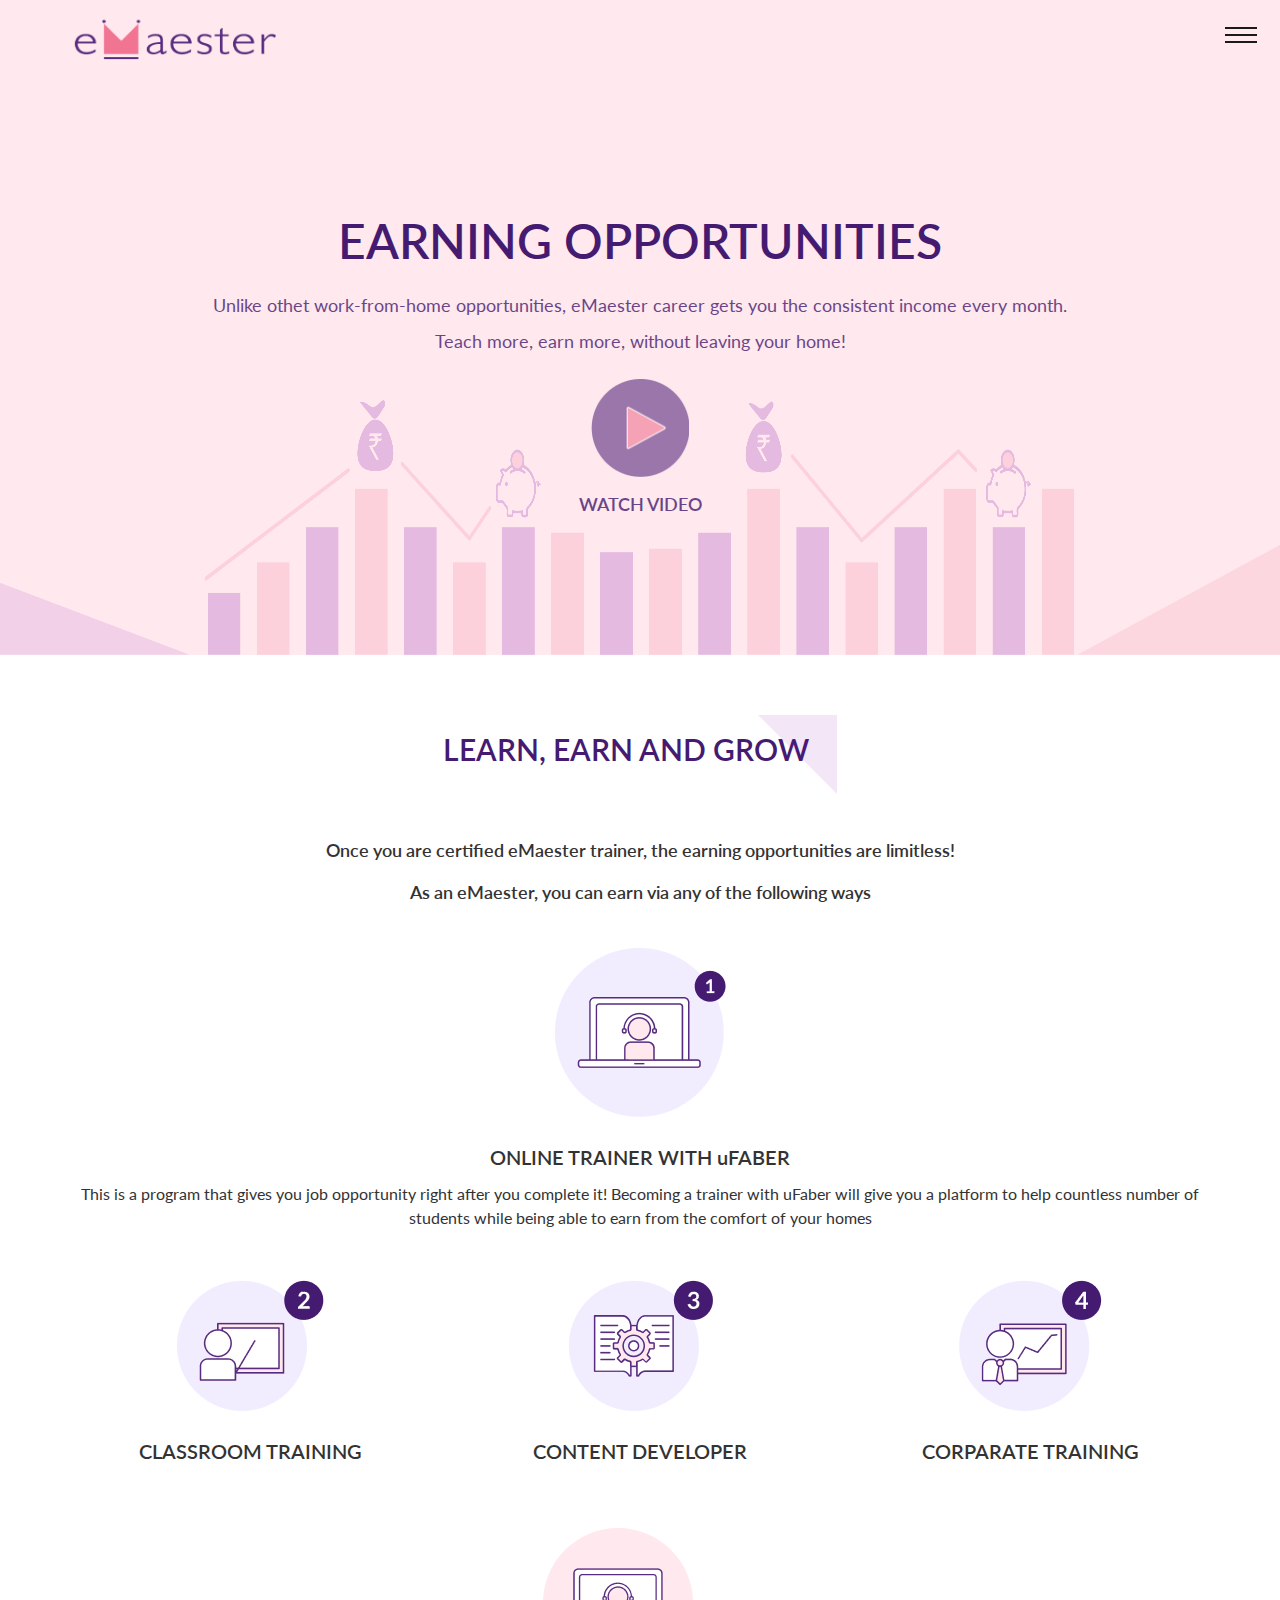
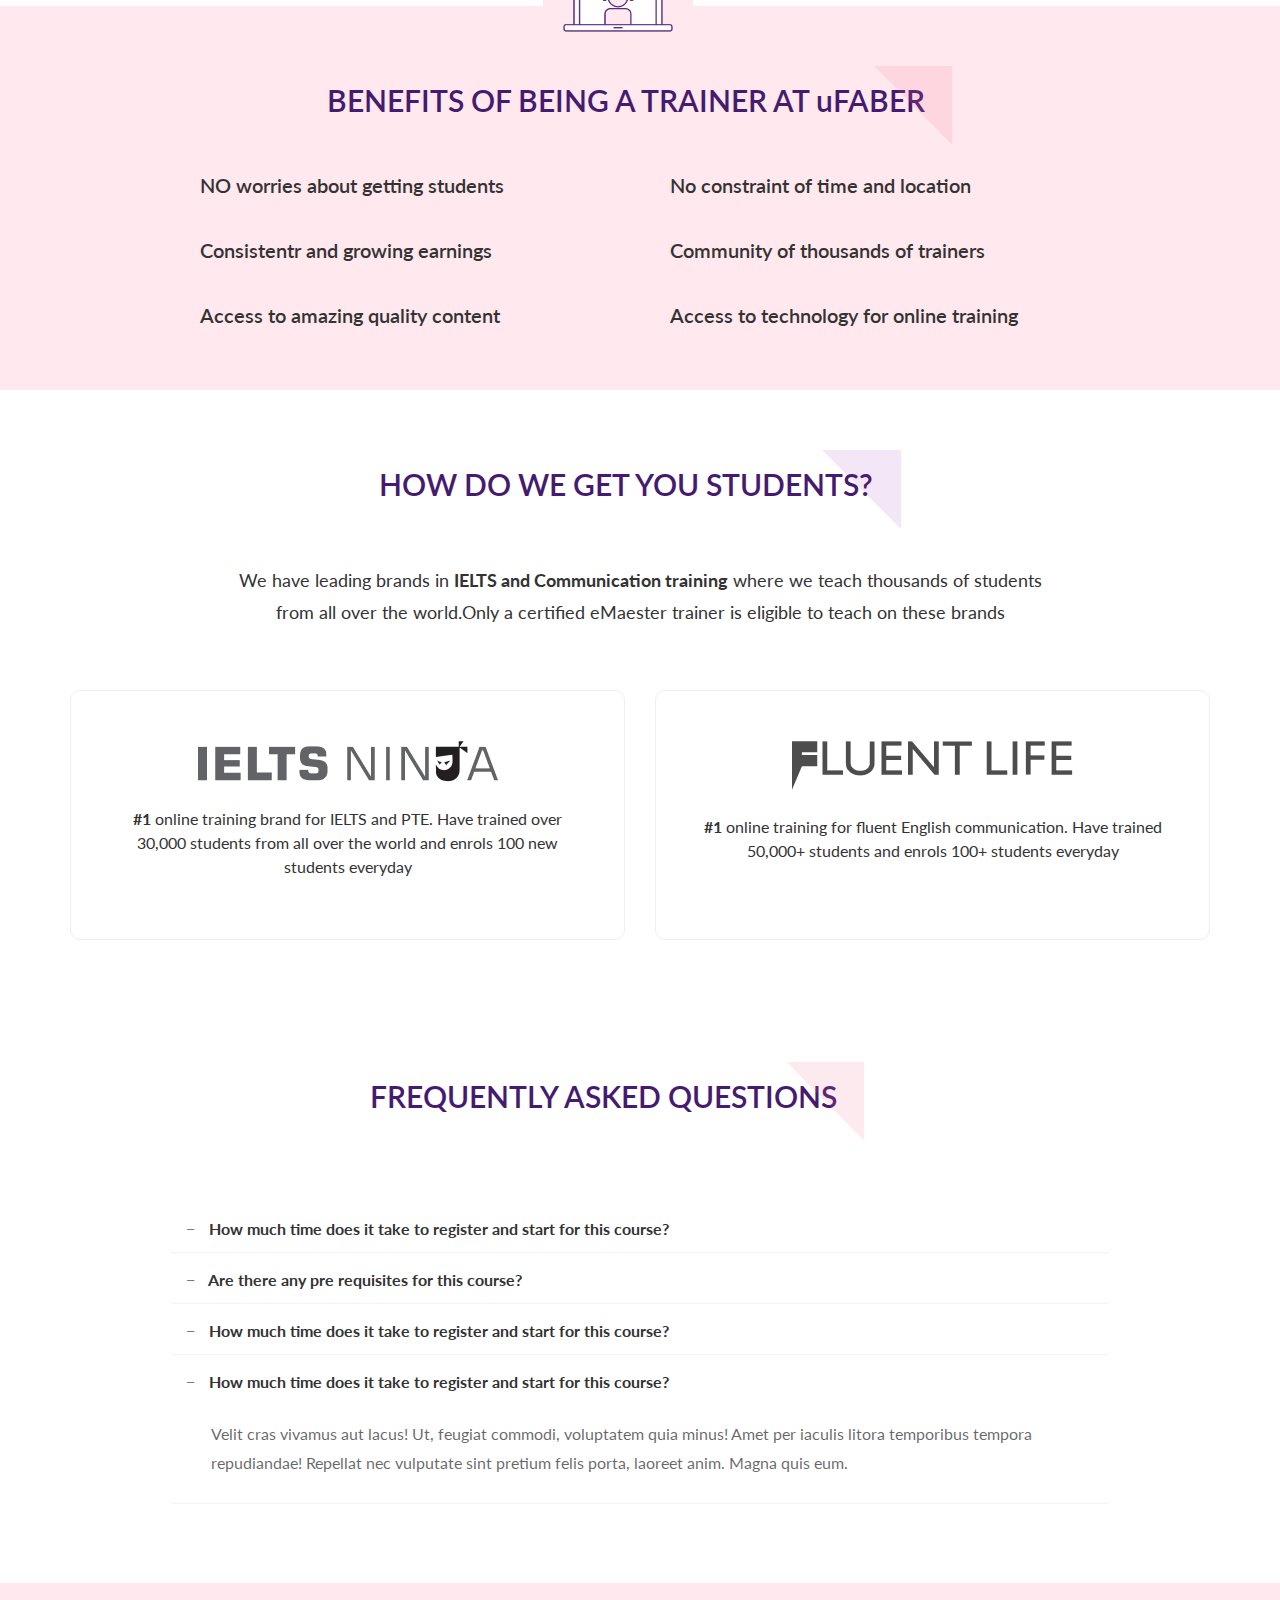
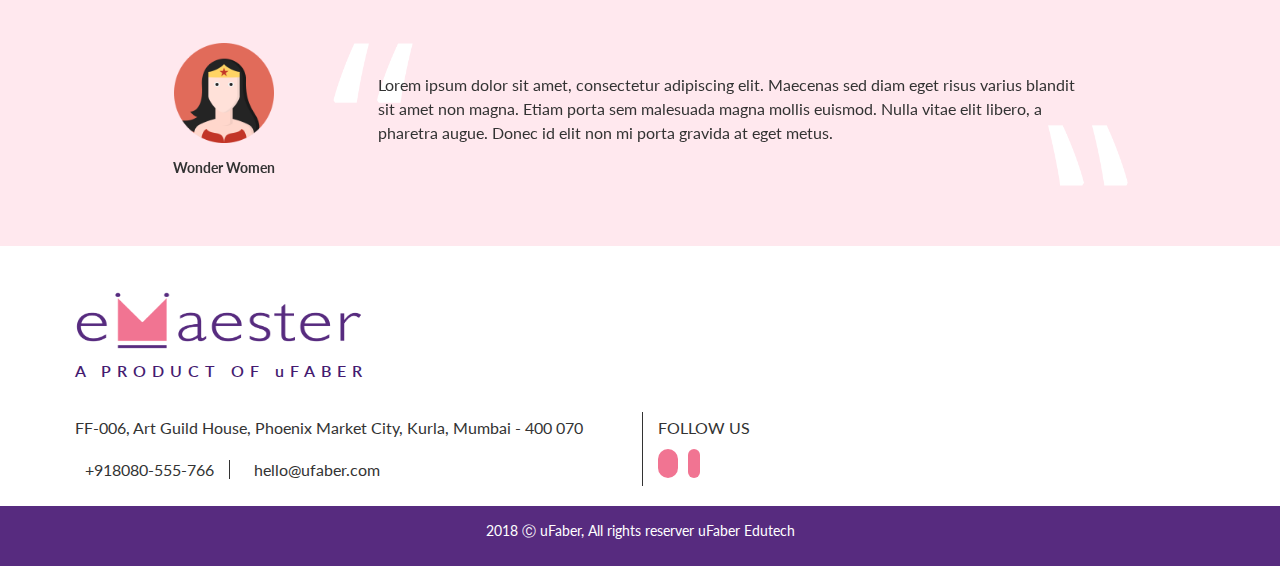
<file: pages/earning.html>
<!DOCTYPE html>
<html>
<head>
<meta content="width=device-width, initial-scale=1" name="viewport" />
    <!--Bootstrap CDN-->
    <link rel="stylesheet" href="../css/bootstrap.min.css">
    
     <!--custom css-->
    <link rel="stylesheet" href="../css/main.css">
    
    
   <!-- Muli & Lato Font CDN -->
   <link href="https://fonts.googleapis.com/css?family=Lato" rel="stylesheet">
    
    <!--Fontawsome CDN -->
    <link rel="stylesheet" href="https://use.fontawesome.com/releases/v5.8.1/css/all.css" integrity="sha384-50oBUHEmvpQ+1lW4y57PTFmhCaXp0ML5d60M1M7uH2+nqUivzIebhndOJK28anvf" crossorigin="anonymous">
    
    <!--Jquery CDN  -->
    <script src="../js/jquery-3.3.1.min.js"></script>
    <script src="../js/bootstrap.min.js"></script>
    
    <!--custom js-->
    <script src="../js/main.js"></script>
    
</head>
<body>
    <!-- Top Navigation -->
    
    <nav class="navbar navbar-fixed-top">
        <div class="container padding15">
            <a href="../index.html"><img class="navLogo" src="../images/Logo-01.png" width="211px" height="49px"></a>
            
            <ul class="nav navbar-nav navbar-right mt10">
              <li><div class="navbar-header">
                <button type="button" class="hamburger is-closed"  onclick="openNav()" style="z-index: auto;">
                    <span class="hamb-top"></span>
                    <span class="hamb-middle"></span>
                    <span class="hamb-bottom"></span>
                </button>
            </div></li>
            </ul>
        </div>
    </nav>
    
    <!-- Top Navigation -->
    
    <!-- Side Navigation -->
    
    <div id="mySidenav" class="sidenav">
        <div id="navContent" class="sidenavContent ">
          <a href="javascript:void(0)" class="closebtn" onclick="closeNav()">&times;</a>
          <a href="../index.html">HOME</a>
          <a href="../pages/certification.html">CERTIFICATION PROGRAM</a>
          <a href="../pages/earning.html">EARNING OPPORTUNITIES</a>
          <a href="../pages/aboutus.html">PEOPLE</a>
            <a href="../pages/faq.html">FAQs</a>
          <a href="../pages/signin.html">SIGN IN</a>
            <div class="row sidenavBottom">
                <div class="col-md-7 col-xs-9 sideNavContact">
                    <p>hello@emaester.com</p>
                    <p>+91 9010-604-830</p>
                </div>
                <div class="col-md-5 col-xs-3 mobileSideNavImg ml-60">
                    <img src="../images/sidenav.png" width="180px" height="180px">
                </div>
            </div>
        </div>
    </div>
    
    <!-- Side Navigation -->
    
    <!-- Page Content -->
    <section class="earningBackground">
        <div class="container">
            <div class="landing mt215">
                <h1 class="textBlue mb25">EARNING OPPORTUNITIES</h1>
                <p class="textBlue">Unlike othet work-from-home opportunities, eMaester career gets you the consistent income every month.<span class="webHide mobileShow mobileinline">Teach more, earn more, without leaving your home!</span></p> 
                <p class="textBlue mobileHide">Teach more, earn more, without leaving your home! </p>
                <a href="#"><img src="../images/play.png" class="mt15" width="98px" height="98px"></a>
                <p class="textBlue textBold mt15">WATCH VIDEO</p>
            </div>    
        </div>
    </section>
    <section>
        <div class="container mb40">
            <div class="earningHeadingCenter1 mt60 textCenter mmb40">
                <h2 class="textCenter textBold textBlue mt60 inline">LEARN, EARN AND GROW</h2>
                <img src="../images/headingsupport.png" class="inline headingSupportImg" width="79px" height="79px;">
            </div>
            <p class="textSize1 textBold textCenter">Once you are certified eMaester trainer, the earning opportunities are limitless!</p>
            <p class="textSize1 textBold textCenter">As an eMaester, you can earn via any of the following ways</p>
            <img src="../images/earning2.png" class="imgCenter mt40 mb25"> 
            <p class="textSize2 textBold textCenter">ONLINE TRAINER WITH uFABER</p>
            <p class="textSize textCenter">This is a program that gives you job opportunity right after you complete it! Becoming a trainer with uFaber will give you a platform to help countless number of students while being able to earn from the comfort of your homes</p>
            <div class="row">
                <div class="col-md-4">
                    <img src="../images/earning3.png" class="imgCenter mt40 mb25">
                    <p class="textSize2 textBold textCenter">CLASSROOM TRAINING</p>
                </div>
                <div class="col-md-4">
                    <img src="../images/earning4.png" class="imgCenter mt40 mb25">
                    <p class="textSize2 textBold textCenter">CONTENT DEVELOPER</p>
                </div>
                <div class="col-md-4">
                    <img src="../images/earning5.png" class="imgCenter mt40 mb25">
                    <p class="textSize2 textBold textCenter">CORPARATE TRAINING</p>
                </div>
            </div>
        </div>
    </section>
    <section class="backgroundPink mt130">
        <div class="container">
            <div class="row">
            <div class="col-md-5"></div>
            <div class="col-md-2 earningImgDiv">
                <img src="../images/earning6.png" class="imgCenter mt40">
            </div>
            <div class="col-md-5"></div>
        </div>
            <div class="earningHeadingCenter2 mmt40 textCenter">
                <h2 class="textCenter textBold textBlue mt60 inline mobileTextSize2">BENEFITS OF BEING A TRAINER AT uFABER</h2>
                <img src="../images/signin1.png" class="inline headingSupportImg" width="79px" height="79px">
            </div>
            <div class="row mlr100 mb25 mmt-100">
                <div class="col-md-6 mb25"><p class="textSize2 textBold"><i class="fas fa-check textPink"></i>NO worries about getting students</p></div>
                <div class="col-md-6 mb25"><p class="textSize2 textBold"><i class="fas fa-check textPink"></i>No constraint of time and location</p></div>
                <div class="col-md-6 mb25"><p class="textSize2 textBold"><i class="fas fa-check textPink"></i>Consistentr and growing earnings</p></div>
                <div class="col-md-6 mb25"><p class="textSize2 textBold"><i class="fas fa-check textPink"></i>Community of thousands of trainers</p></div>
                <div class="col-md-6 mb25"><p class="textSize2 textBold"><i class="fas fa-check textPink"></i>Access to amazing quality content</p></div>
                <div class="col-md-6 mb25"><p class="textSize2 textBold"><i class="fas fa-check textPink"></i>Access to technology for online training</p></div>
            </div>
        </div>
    </section>
    <section>
        <div class="container">
            <div class="textCenter mt60 mmt40 mmb40">
                <h2 class="textCenter textBold textBlue mt60 inline font19">HOW DO WE GET YOU STUDENTS?</h2>
                <img src="../images/headingsupport.png" class="inline headingSupportImg" width="79px" height="79px;">
            </div>
            <p class="textCenter textSize1 getStudentsPara">We have leading brands in <strong>IELTS and Communication training</strong> where we teach thousands of students from all over the world.Only a certified eMaester trainer is eligible to teach on these brands</p>
            <div class="row getStudentsBox">
                <div class="col-md-6 ">
                    <div class="getStudents">
                        <img src="../images/ielts.png" class="imgCenter mb25">
                        <p class="textSize textCenter"><strong>#1</strong> online training brand for IELTS and PTE. Have trained over 30,000 students from all over the world and enrols 100 new students everyday</p>
                        <a href="#"><i class="fas fa-long-arrow-alt-right"></i></a>
                    </div>
                </div>
                <div class="col-md-6 ">
                    <div class="getStudents">
                        <img src="../images/fluentlife.png" class="imgCenter mb25">
                        <p class="textSize textCenter"><strong>#1</strong> online training for fluent English communication. Have trained 50,000+ students and enrols 100+ students everyday</p>
                        <a href="#"><i class="fas fa-long-arrow-alt-right"></i></a>
                    </div>
                </div>
            </div>
        </div>
    </section>
    
    <section>
        <div class="container mb60">
            <div class="earningHeadingCenter4">
                <h2 class="textCenter textBold textBlue mt60 inline">FREQUENTLY ASKED QUESTIONS</h2>
                <img src="../images/signin1.png" class="inline headingSupportImg" width="79px" height="79px;">
            </div>
            <div class="panel-group optionalFaq" id="accordion1">
              <div class="panel">
                <div class="panel-heading">
                  <h4 class="panel-title inline">
                    <a data-toggle="collapse" data-parent="#accordion1" href="#collapse11" class="questionsPlus">
                    How much time does it take to register and start for this course? </a>
                  </h4>
                </div>
                <div id="collapse11" class="panel-collapse collapse">
                  <div class="panel-body">Lorem ipsum dolor sit amet, consectetur adipisicing elit,
                  sed do eiusmod tempor incididunt ut labore et dolore magna aliqua. Ut enim ad
                  minim veniam, quis nostrud exercitation ullamco laboris nisi ut aliquip ex ea
                  commodo consequat.</div>
                </div>
              </div>
              <div class="panel">
                <div class="panel-heading">
                  <h4 class="panel-title inline">
                    <a data-toggle="collapse" data-parent="#accordion1" href="#collapse12" class="questionsPlus">
                    Are there any pre requisites for this course? </a>
                  </h4>
                </div>
                <div id="collapse12" class="panel-collapse collapse">
                  <div class="panel-body">Lorem ipsum dolor sit amet, consectetur adipisicing elit,
                  sed do eiusmod tempor incididunt ut labore et dolore magna aliqua. Ut enim ad
                  minim veniam, quis nostrud exercitation ullamco laboris nisi ut aliquip ex ea
                  commodo consequat.</div>
                </div>
              </div>
              <div class="panel">
                <div class="panel-heading">
                  <h4 class="panel-title inline">
                    <a data-toggle="collapse" data-parent="#accordion1" href="#collapse13" class="questionsPlus">
                    How much time does it take to register and start for this course?</a>
                  </h4>
                </div>
                <div id="collapse13" class="panel-collapse collapse">
                  <div class="panel-body">Lorem ipsum dolor sit amet, consectetur adipisicing elit,
                  sed do eiusmod tempor incididunt ut labore et dolore magna aliqua. Ut enim ad
                  minim veniam, quis nostrud exercitation ullamco laboris nisi ut aliquip ex ea
                  commodo consequat.</div>
                </div>
              </div>
              <div class="panel">
                <div class="panel-heading">
                  <h4 class="panel-title inline">
                    <a data-toggle="collapse" data-parent="#accordion1" href="#collapse14" class="questionsPlus">
                     How much time does it take to register and start for this course? </a>
                  </h4>
                </div>
                <div id="collapse14" class="panel-collapse collapse in">
                  <div class="panel-body "> <p class="questionsDescription">Velit cras vivamus aut lacus! Ut, feugiat commodi, voluptatem quia minus! Amet per iaculis litora temporibus tempora repudiandae! Repellat nec vulputate sint pretium felis porta, laoreet anim. Magna quis eum.</p></div>
                </div>
              </div>
            </div>
        </div>
    </section>
    <section class="backgroundPink">
        <div class="container">
          <div class="row">
            <div class="col-md-12">
              <div class="carousel slide" data-ride="carousel" id="quote-carousel">

        <!-- Carousel Slides / Quotes -->
        <div class="carousel-inner">

        <!-- Quote 1 -->
        <div class="item active">
          <div class="row">
              <div class="col-md-3">
                <img src="../images/avatar.png" width="100px" height="100px">
                  <p class="mt15"><strong>Wonder Women</strong></p>
              </div>
            <div class="col-md-8">
                <img src="../images/comma1.png" width="80px" class="comma1">
              <p class="mt30 textSize textNormal">Lorem ipsum dolor sit amet, consectetur adipiscing elit. Maecenas sed diam eget risus varius blandit sit amet non magna. Etiam porta sem malesuada magna mollis euismod. Nulla vitae elit libero, a pharetra augue. Donec id elit non mi porta gravida at eget metus.</p>
                <img src="../images/comma2.png" width="80px" class="comma2">
            </div>
          </div>
        </div>

        <!-- Quote 2 -->
        <div class="item">
          <div class="row">
              <div class="col-md-3">
                <img src="../images/avatar.png" width="100px" height="100px">
                  <p class="mt15"><strong>Wonder Women</strong></p>
              </div>
            <div class="col-md-8">
                <img src="../images/comma1.png" width="80px" class="comma1">
              <p class="mt30 textSize textNormal">Lorem ipsum dolor sit amet, consectetur adipiscing elit. Maecenas sed diam eget risus varius blandit sit amet non magna. Etiam porta sem malesuada magna mollis euismod. Nulla vitae elit libero, a pharetra augue. Donec id elit non mi porta gravida at eget metus.</p>
                <img src="../images/comma2.png" width="80px" class="comma2">
            </div>
          </div>
        </div>

        <!-- Quote 3 -->
        <div class="item">
          <div class="row">
              <div class="col-md-3">
                <img src="../images/avatar.png" width="100px" height="100px">
                  <p class="mt15"><strong>Wonder Women</strong></p>
              </div>
            <div class="col-md-8">
                <img src="../images/comma1.png" width="80px" class="comma1">
              <p class="mt30 textSize textNormal">Lorem ipsum dolor sit amet, consectetur adipiscing elit. Maecenas sed diam eget risus varius blandit sit amet non magna. Etiam porta sem malesuada magna mollis euismod. Nulla vitae elit libero, a pharetra augue. Donec id elit non mi porta gravida at eget metus.</p>
                <img src="../images/comma2.png" width="80px" class="comma2">
            </div>
          </div>
        </div>

        </div>
         <!-- Controls --> 
          <a class="left carousel-control" href="#quote-carousel" data-slide="prev"> 
              <i class="fas fa-chevron-left"></i>
          </a> 
          <a class="right carousel-control" href="#quote-carousel" data-slide="next"> 
              <i class="fas fa-chevron-right"></i>
          </a>

      </div>                          
    </div>
  </div>
</div>
    </section>
    <section class="mt40">
        <div class="container">
            <img src="../images/Logo-01.png" width="298px" height="69px">
            <p class="tagLine textBlue">A PRODUCT OF uFABER</p>
            <div class="row foooter">
                <div class="col-md-6 rightBorder">
                    <p>FF-006, Art Guild House, Phoenix Market City, Kurla, Mumbai - 400 070</p>
                    <p class="inline innerPara"><i class="fas fa-mobile-alt"></i>+918080-555-766</p>
                    <p class="inline"><i class="far fa-envelope"></i>hello@ufaber.com</p>
                </div>
                <div class="col-md-5">
                    <p>FOLLOW US</p>
                    <a><i class="fab fa-facebook-f socialIcons"></i></a>
                    <a><i class="fab fa-youtube socialIcons" style="    padding: 6px 6px;"></i></a>
                </div>
            </div>
        </div>
        <div class="backgroundBlue subFooter">
                <p class="textCenter">2018	&#9400; uFaber, All rights reserver uFaber Edutech</p>
            </div>
    </section>
    <!-- /#page-conten -->
</body>
</html>
</file>
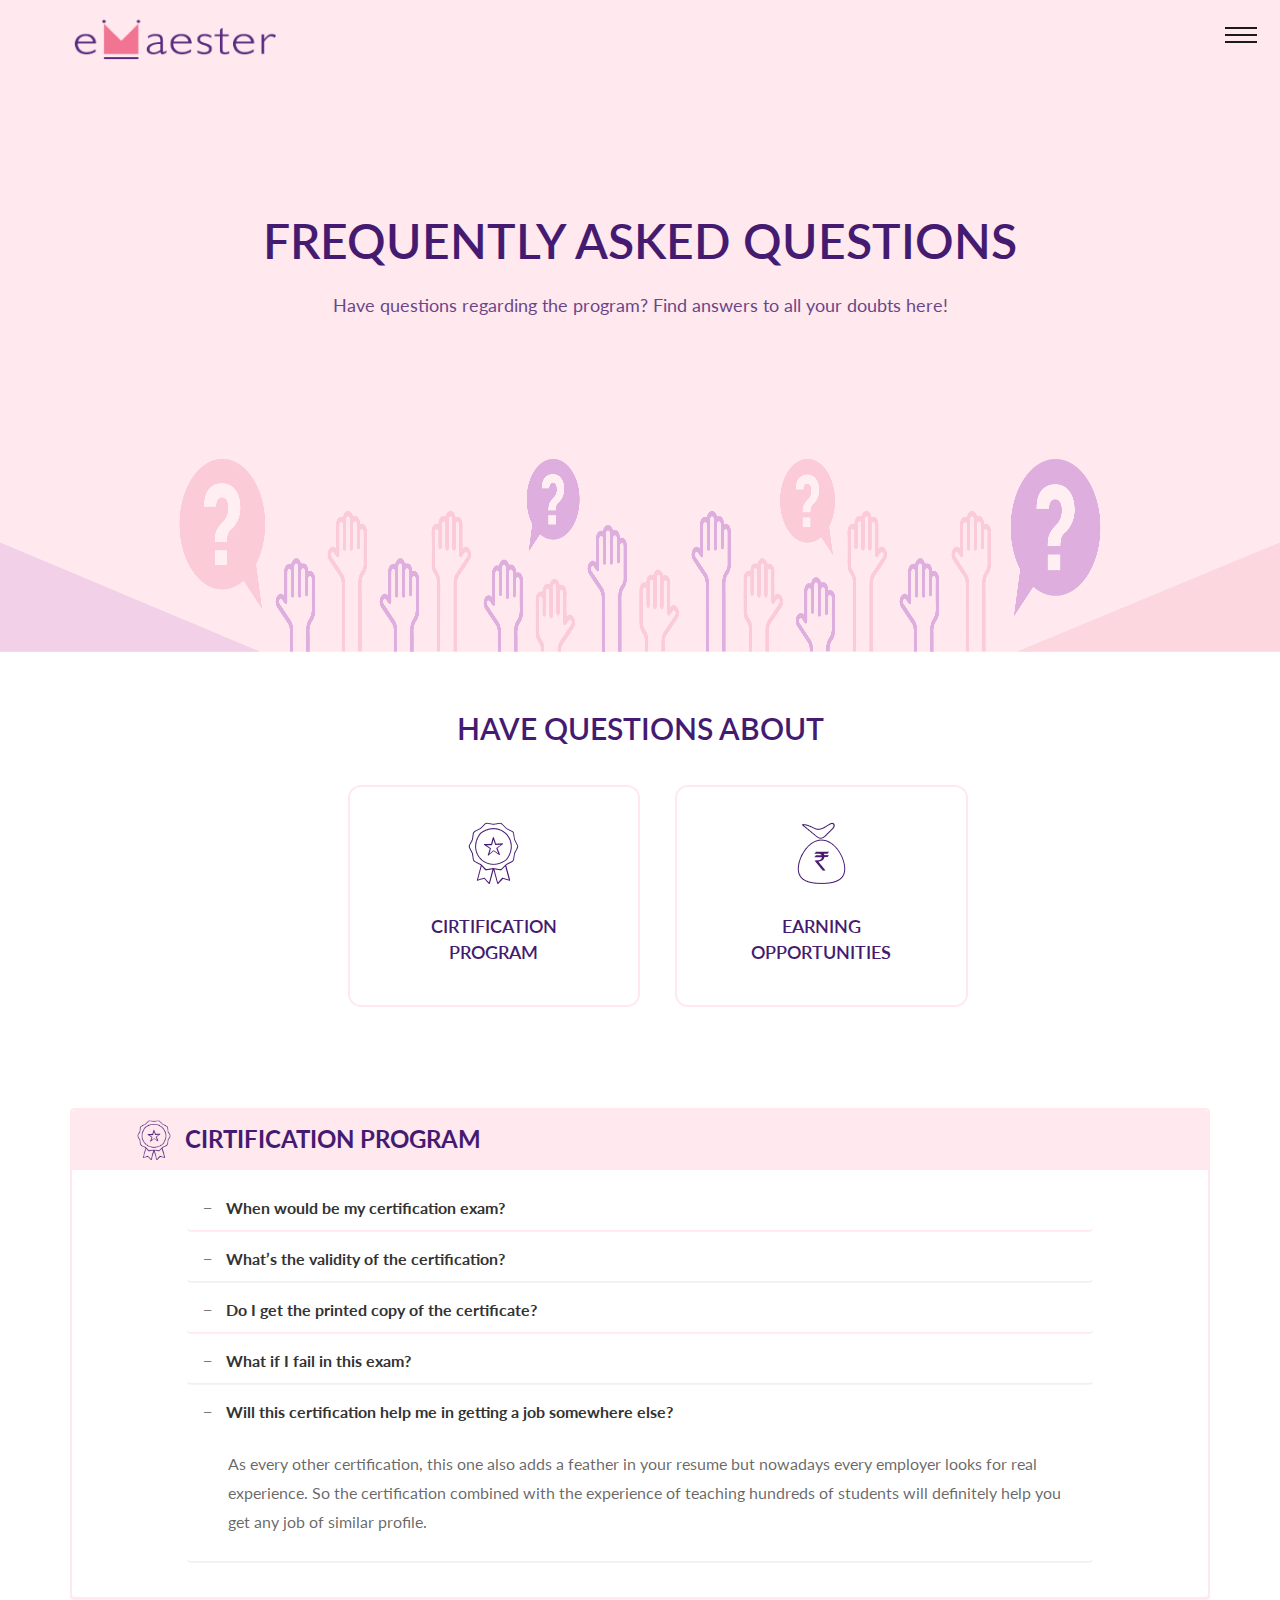
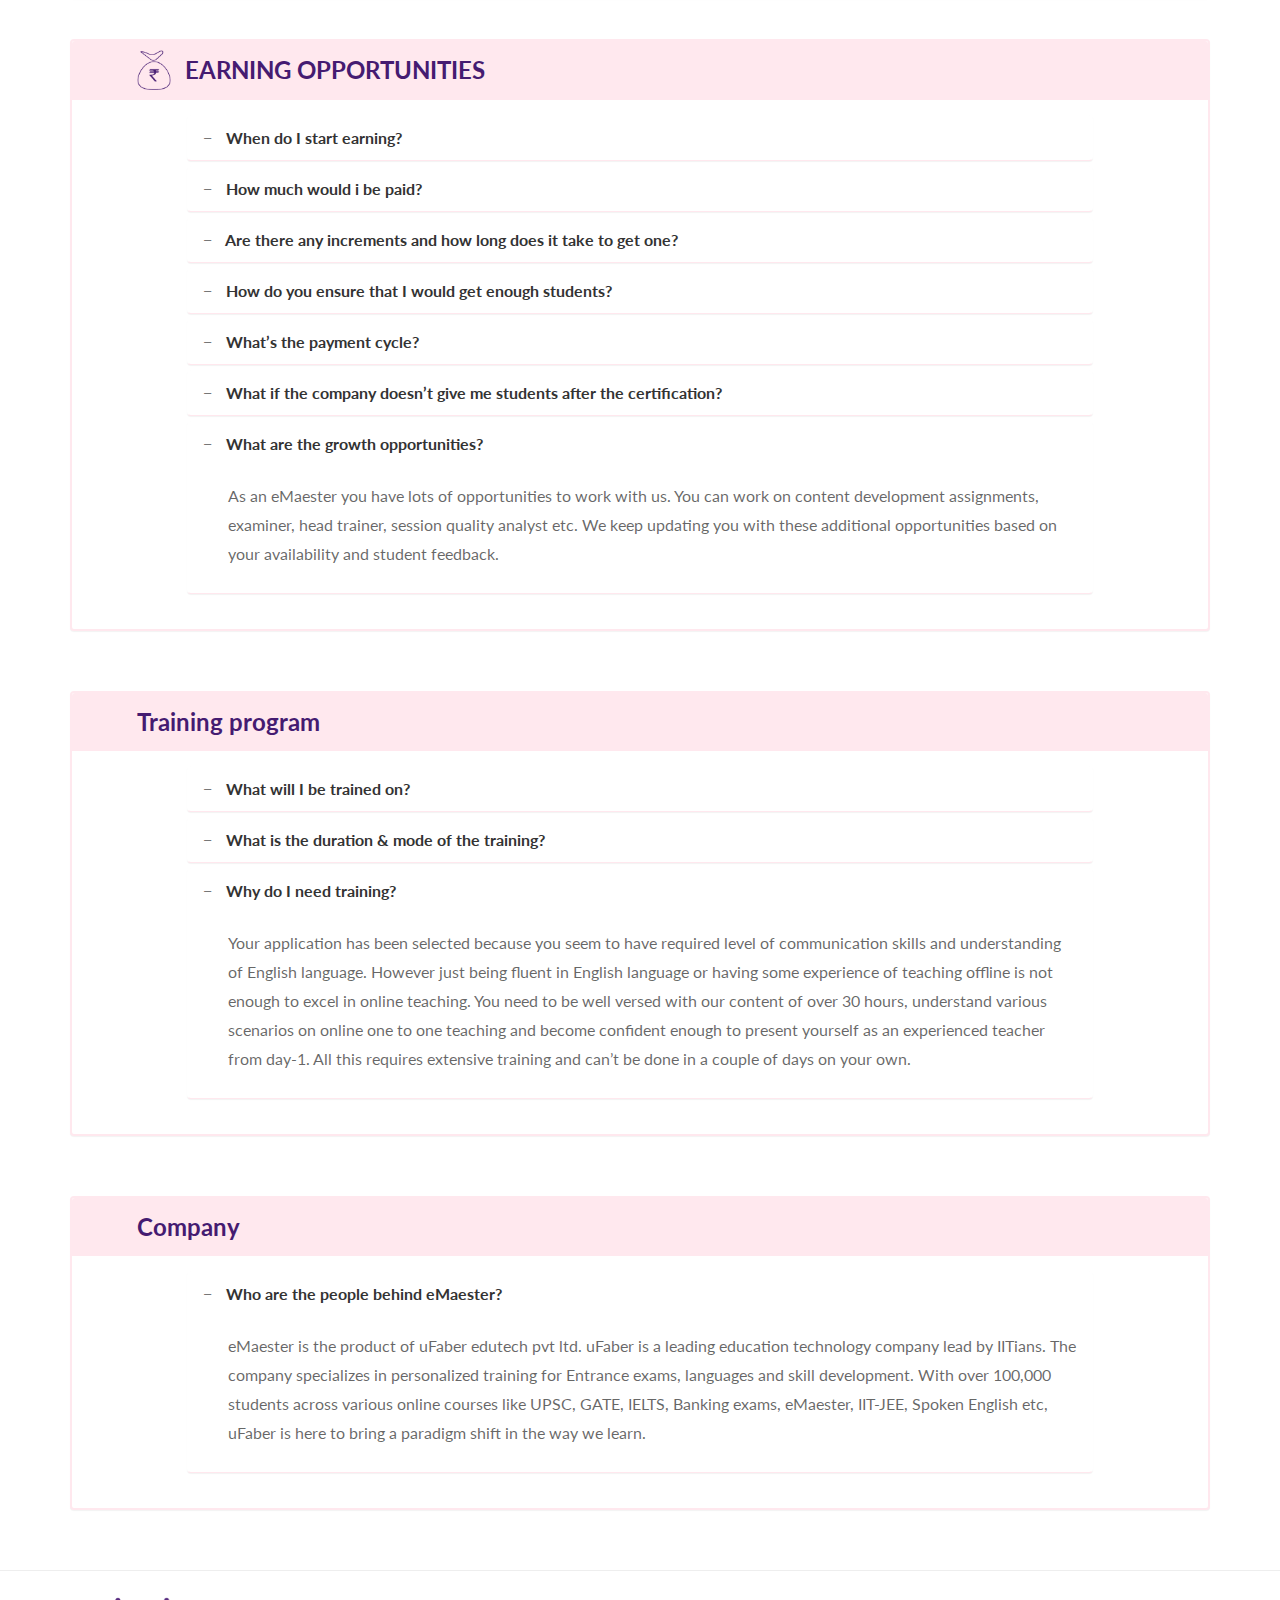
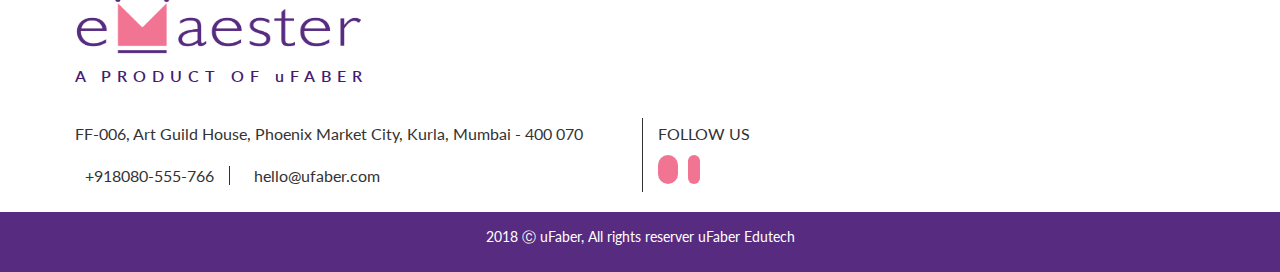
<file: pages/faq.html>
<!DOCTYPE html>
<html>
<head>
<meta content="width=device-width, initial-scale=1" name="viewport" />
    <!--Bootstrap CDN-->
    <link rel="stylesheet" href="../css/bootstrap.min.css">
    
     <!--custom css-->
    <link rel="stylesheet" href="../css/main.css">
    
    
   <!-- Muli & Lato Font CDN -->
   <link href="https://fonts.googleapis.com/css?family=Lato" rel="stylesheet">
    
    <!--Fontawsome CDN -->
    <link rel="stylesheet" href="https://use.fontawesome.com/releases/v5.8.1/css/all.css" integrity="sha384-50oBUHEmvpQ+1lW4y57PTFmhCaXp0ML5d60M1M7uH2+nqUivzIebhndOJK28anvf" crossorigin="anonymous">
    
    <!--Jquery CDN  -->
    <script src="../js/jquery-3.3.1.min.js"></script>
    <script src="../js/bootstrap.min.js"></script>
    
    <!--custom js-->
    <script src="../js/main.js"></script>
    
</head>
<body>
    <!-- Top Navigation -->
    
    <nav class="navbar navbar-fixed-top">
        <div class="container padding15">
            <a href="../index.html"><img class="navLogo" src="../images/Logo-01.png" width="211px" height="49px"></a>
            
            <ul class="nav navbar-nav navbar-right mt10">
              <li><div class="navbar-header">
                <button type="button" class="hamburger is-closed"  onclick="openNav()" style="z-index: auto;">
                    <span class="hamb-top"></span>
                    <span class="hamb-middle"></span>
                    <span class="hamb-bottom"></span>
                </button>
            </div></li>
            </ul>
        </div>
    </nav>
    
    <!-- Top Navigation -->
    
    <!-- Side Navigation -->
    
    <div id="mySidenav" class="sidenav">
        <div id="navContent" class="sidenavContent ">
          <a href="javascript:void(0)" class="closebtn" onclick="closeNav()">&times;</a>
          <a href="../index.html">HOME</a>
          <a href="../pages/certification.html">CERTIFICATION PROGRAM</a>
          <a href="../pages/earning.html">EARNING OPPORTUNITIES</a>
          <a href="../pages/aboutus.html">PEOPLE</a>
          <a href="../pages/faq.html">FAQs</a>
          <a href="../pages/signin.html">SIGN IN</a>
            <div class="row sidenavBottom">
                <div class="col-md-7 col-xs-9 sideNavContact">
                    <p>hello@emaester.com</p>
                    <p>+91 9010-604-830</p>
                </div>
                <div class="col-md-5 col-xs-3 mobileSideNavImg ml-60">
                    <img src="../images/sidenav.png" width="180px" height="180px">
                </div>
            </div>
        </div>
    </div>
    
    <!-- Side Navigation -->
    
    <!-- Page Content -->
    <section class="faqBackground">
        <div class="container">
            <div class="landing mt215">
                <h1 class="textBlue mb25 mobileShow webHide">FAQs</h1>
                <h1 class="textBlue mb25 mobileHide">FREQUENTLY ASKED QUESTIONS</h1>
                <p class="textBlue mobileShow webHide">Have questions regarding the program?</p>
                <p class="textBlue mobileShow webHide">Find answers to all your doubts here!</p>
                <p class="textBlue mobileHide">Have questions regarding the program? Find answers to all your doubts here!</p>
            </div>    
        </div>
    </section>
    <section>
        <div class="container mb40">
            <h2 class="textCenter textBold textBlue mt60">HAVE QUESTIONS ABOUT</h2>
            <div class="row mt40">
                <div class="col-md-3 col-xs-1"></div>
                <div class="col-md-3 col-xs-5 faqBox mobilefaqBox1">
                    <div>
                        <img src="../images/faq2.png" class="imgCenter">
                        <p class="textCenter textBlue">CIRTIFICATION <br>PROGRAM</p>
                    </div>
                </div>
                <div class="col-md-3 col-xs-5 faqBox ml35 mobilefaqBox2">
                    <div>
                        <img src="../images/faq3.png" class="imgCenter">
                        <p class="textCenter textBlue">EARNING <br>OPPORTUNITIES</p>
                    </div>
                </div>
                <div class="col-md-3 col-xs-1"></div>
            </div>
        </div>
    </section>
    <section>
        <div class="container  mobilePanel faqPanel">
            <div class="panel-group">
                <div class="panel panel-default outerPanel mt60 mb60">
                  <div class="panel-heading questionsHead"><img src="../images/faq2.png" width="34px" height="40px" class="inline"> <h5 class="inline">CIRTIFICATION PROGRAM</h5></div>
                  <div class="panel-body questionsPanelDes">
                      <div class="panel-group" id="accordion">
                          <div class="panel">
                            <div class="panel-heading">
                              <h4 class="panel-title inline">
                                <a data-toggle="collapse" data-parent="#accordion" href="#collapse1" class="questionsPlus">
                                When would be my certification exam? </a>
                              </h4>
                            </div>
                            <div id="collapse1" class="panel-collapse collapse">
                              <div class="panel-body"><p class="textSize questionsDescription">After the completion of your training, the certification exam will be conducted online. This has to be within one week of the completion of training and the timing of the same can be decided with mutual comfort. You will get the result of the exam within 3 working days.</p></div>
                            </div>
                          </div>
                          <div class="panel">
                            <div class="panel-heading">
                              <h4 class="panel-title inline">
                                <a data-toggle="collapse" data-parent="#accordion" href="#collapse2" class="questionsPlus">
                                What’s the validity of the certification? </a>
                              </h4>
                            </div>
                            <div id="collapse2" class="panel-collapse collapse">
                              <div class="panel-body"><p class="textSize questionsDescription">The certification is valid for one year. After one year you need to renew the certification by giving another exam. There is no fee for the renewal.</p></div>
                            </div>
                          </div>
                          <div class="panel">
                            <div class="panel-heading">
                              <h4 class="panel-title inline">
                                <a data-toggle="collapse" data-parent="#accordion" href="#collapse3" class="questionsPlus">
                                Do I get the printed copy of the certificate?</a>
                              </h4>
                            </div>
                            <div id="collapse3" class="panel-collapse collapse">
                              <div class="panel-body"><p class="textSize questionsDescription">Yes, a printed copy is sent to your address.</p></div>
                            </div>
                          </div>
                          <div class="panel">
                            <div class="panel-heading">
                              <h4 class="panel-title inline">
                                <a data-toggle="collapse" data-parent="#accordion" href="#collapse4" class="questionsPlus">
                                 What if I fail in this exam? </a>
                              </h4>
                            </div>
                            <div id="collapse4" class="panel-collapse collapse">
                              <div class="panel-body "> <p class="questionsDescription">You will get three attempts to clear the exam and if you fail all three, you need to rethink on this career option.</p></div>
                            </div>
                          </div>
                          <div class="panel">
                            <div class="panel-heading">
                              <h4 class="panel-title inline">
                                <a data-toggle="collapse" data-parent="#accordion" href="#collapse9" class="questionsPlus">
                                 Will this certification help me in getting a job somewhere else?</a>
                              </h4>
                            </div>
                            <div id="collapse9" class="panel-collapse collapse in">
                              <div class="panel-body "> <p class="questionsDescription">As every other certification, this one also adds a feather in your resume but nowadays every employer looks for real experience. So the certification combined with the experience of teaching hundreds of students will definitely help you get any job of similar profile.</p></div>
                            </div>
                          </div>
                        </div>
                  </div>
                </div>
                <div class="panel panel-default outerPanel mb60">
                  <div class="panel-heading questionsHead "><img src="../images/faq3.png" width="34px" height="40px" class="inline"> <h5 class="inline">EARNING OPPORTUNITIES</h5></div>
                  <div class="panel-body questionsPanelDes">
                      <div class="panel-group" id="accordion1">
                          <div class="panel">
                            <div class="panel-heading">
                              <h4 class="panel-title inline">
                                <a data-toggle="collapse" data-parent="#accordion1" href="#collapse5" class="questionsPlus">
                                When do I start earning? </a>
                              </h4>
                            </div>
                            <div id="collapse5" class="panel-collapse collapse">
                              <div class="panel-body"><p class="questionsDescription">We will start assigning the students to you within a week of your successful certification. The students are assigned based on the available time slots in your calendar.</p></div>
                            </div>
                          </div>
                          <div class="panel">
                            <div class="panel-heading">
                              <h4 class="panel-title inline">
                                <a data-toggle="collapse" data-parent="#accordion1" href="#collapse6" class="questionsPlus">
                                How much would i be paid? </a>
                              </h4>
                            </div>
                            <div id="collapse6" class="panel-collapse collapse">
                              <div class="panel-body"><p class="questionsDescription">You will be paid INR 150 per hour of teaching time. Your total monthly earning will depend on the number of hours that you teach in the month. Apart from the teaching time, you are also rewarded for getting good results of the students and getting referrals from the students. These reward schemes are shared with you every month.</p></div>
                            </div>
                          </div>
                          <div class="panel">
                            <div class="panel-heading">
                              <h4 class="panel-title inline">
                                <a data-toggle="collapse" data-parent="#accordion1" href="#collapse7" class="questionsPlus">
                                Are there any increments and how long does it take to get one?</a>
                              </h4>
                            </div>
                            <div id="collapse7" class="panel-collapse collapse">
                              <div class="panel-body"><p class="questionsDescription">Yes. Trainers who get consistent results for the students are given raise and rewards. The review is done after every 1000 hours of training (about 50-60 students).</p></div>
                            </div>
                          </div>
                          <div class="panel">
                            <div class="panel-heading">
                              <h4 class="panel-title inline">
                                <a data-toggle="collapse" data-parent="#accordion1" href="#collapse8" class="questionsPlus">
                                 How do you ensure that I would get enough students?</a>
                              </h4>
                            </div>
                            <div id="collapse8" class="panel-collapse collapse ">
                              <div class="panel-body "> <p class="questionsDescription">eMaester is one of the products of uFaber edutech. uFaber provides online training for IELTS and PTE via another brand I ELTSNINJA.COM. IELTS NINJA is one of the largest online training brands for IELTS with thousands of students enrolling every month. So we are never short of students rather we are always short of trainers..:)</p></div>
                            </div>
                          </div>
                          <div class="panel">
                            <div class="panel-heading">
                              <h4 class="panel-title inline">
                                <a data-toggle="collapse" data-parent="#accordion1" href="#collapse10" class="questionsPlus">
                                 What’s the payment cycle? </a>
                              </h4>
                            </div>
                            <div id="collapse10" class="panel-collapse collapse">
                              <div class="panel-body "> <p class="questionsDescription">The payment for the month is done via online transfer between 15th to 20th of the following month. Your earning calculations are shared with you in real time with a self-service portal where you manage all the students and their attendance.</p></div>
                            </div>
                          </div>
                          <div class="panel">
                            <div class="panel-heading">
                              <h4 class="panel-title inline">
                                <a data-toggle="collapse" data-parent="#accordion1" href="#collapse11" class="questionsPlus">
                                 What if the company doesn’t give me students after the certification? </a>
                              </h4>
                            </div>
                            <div id="collapse11" class="panel-collapse collapse">
                              <div class="panel-body "> <p class="questionsDescription">That’s a very hypothetical question and it has never happened so far. All the eMaesters have full occupancy of their slots. However, to get your doubt cleared our service agreement with you commits a minimum 500 hours of training assignments. This service agreement is signed post the certification. If you need a copy of that, please feel free to let us know.</p></div>
                            </div>
                          </div>
                          <div class="panel">
                            <div class="panel-heading">
                              <h4 class="panel-title inline">
                                <a data-toggle="collapse" data-parent="#accordion1" href="#collapse12" class="questionsPlus">
                                 What are the growth opportunities? </a>
                              </h4>
                            </div>
                            <div id="collapse12" class="panel-collapse collapse in">
                              <div class="panel-body "> <p class="questionsDescription">As an eMaester you have lots of opportunities to work with us. You can work on content development assignments, examiner, head trainer, session quality analyst etc. We keep updating you with these additional opportunities based on your availability and student feedback.</p></div>
                            </div>
                          </div>
                        </div>
                  </div>
                </div>
                <div class="panel panel-default outerPanel mt60 mb60">
                  <div class="panel-heading questionsHead"><h5 class="inline">Training program</h5></div>
                  <div class="panel-body questionsPanelDes">
                      <div class="panel-group" id="accordion">
                          <div class="panel">
                            <div class="panel-heading">
                              <h4 class="panel-title inline">
                                <a data-toggle="collapse" data-parent="#accordion" href="#collapse13" class="questionsPlus">
                                What will I be trained on? </a>
                              </h4>
                            </div>
                            <div id="collapse13" class="panel-collapse collapse">
                              <div class="panel-body"><p class="textSize questionsDescription">The training covers all the aspects of getting results for the student who will be assigned to you post certification. This involves understanding the exam pattern, complete curriculum of the exam, evaluation methods of various tests, students handling, lesson planning, designing remedial activities and understanding over 30 hours of content (videos + exercises) that the student will go through. You are also trained in internal learning management system and student management system to track the progress and attendance of each student.</p></div>
                            </div>
                          </div>
                          <div class="panel">
                            <div class="panel-heading">
                              <h4 class="panel-title inline">
                                <a data-toggle="collapse" data-parent="#accordion" href="#collapse14" class="questionsPlus">
                                What is the duration & mode of the training? </a>
                              </h4>
                            </div>
                            <div id="collapse14" class="panel-collapse collapse">
                              <div class="panel-body"><p class="textSize questionsDescription">On an average, it takes about a month to understand everything required to get results for the students. During this period you would have one on one classes with one of our master trainers, go through the video content, exercises and assignments. The training classes are conducted online via Skype and the timings of the same are flexible as per your schedule.</p></div>
                            </div>
                          </div>
                          <div class="panel">
                            <div class="panel-heading">
                              <h4 class="panel-title inline">
                                <a data-toggle="collapse" data-parent="#accordion" href="#collapse15" class="questionsPlus">
                                Why do I need training?</a>
                              </h4>
                            </div>
                            <div id="collapse15" class="panel-collapse collapse in">
                              <div class="panel-body"><p class="textSize questionsDescription">Your application has been selected because you seem to have required level of communication skills and understanding of English language. However just being fluent in English language or having some experience of teaching offline is not enough to excel in online teaching. You need to be well versed with our content of over 30 hours, understand various scenarios on online one to one teaching and become confident enough to present yourself as an experienced teacher from day-1. All this requires extensive training and can’t be done in a couple of days on your own.</p></div>
                            </div>
                          </div>
                        </div>
                  </div>
                </div>
                <div class="panel panel-default outerPanel mt60 mb60">
                  <div class="panel-heading questionsHead"><h5 class="inline">Company</h5></div>
                  <div class="panel-body questionsPanelDes">
                      <div class="panel-group" id="accordion">
                          <div class="panel">
                            <div class="panel-heading">
                              <h4 class="panel-title inline">
                                <a data-toggle="collapse" data-parent="#accordion" href="#collapse13" class="questionsPlus">
                                Who are the people behind eMaester? </a>
                              </h4>
                            </div>
                            <div id="collapse13" class="panel-collapse collapse in">
                              <div class="panel-body"><p class="textSize questionsDescription">eMaester is the product of uFaber edutech pvt ltd. uFaber is a leading education technology company lead by IITians. The company specializes in personalized training for Entrance exams, languages and skill development. With over 100,000 students across various online courses like UPSC, GATE, IELTS, Banking exams, eMaester, IIT-JEE, Spoken English etc, uFaber is here to bring a paradigm shift in the way we learn.</p></div>
                            </div>
                          </div>
                          
                        </div>
                  </div>
                </div>
            </div>
        </div>
    </section>
    <hr>
    <section>
        <div class="container">
            <img src="../images/Logo-01.png" width="298px" height="69px">
            <p class="tagLine textBlue">A PRODUCT OF uFABER</p>
            <div class="row foooter">
                <div class="col-md-6 rightBorder">
                    <p>FF-006, Art Guild House, Phoenix Market City, Kurla, Mumbai - 400 070</p>
                    <p class="inline innerPara"><i class="fas fa-mobile-alt"></i>+918080-555-766</p>
                    <p class="inline"><i class="far fa-envelope"></i>hello@ufaber.com</p>
                </div>
                <div class="col-md-5">
                    <p>FOLLOW US</p>
                    <a><i class="fab fa-facebook-f socialIcons"></i></a>
                    <a><i class="fab fa-youtube socialIcons" style="    padding: 6px 6px;"></i></a>
                </div>
            </div>
        </div>
        <div class="backgroundBlue subFooter">
                <p class="textCenter">2018	&#9400; uFaber, All rights reserver uFaber Edutech</p>
            </div>
    </section>
    <!-- /#page-conten -->
</body>
</html>
</file>
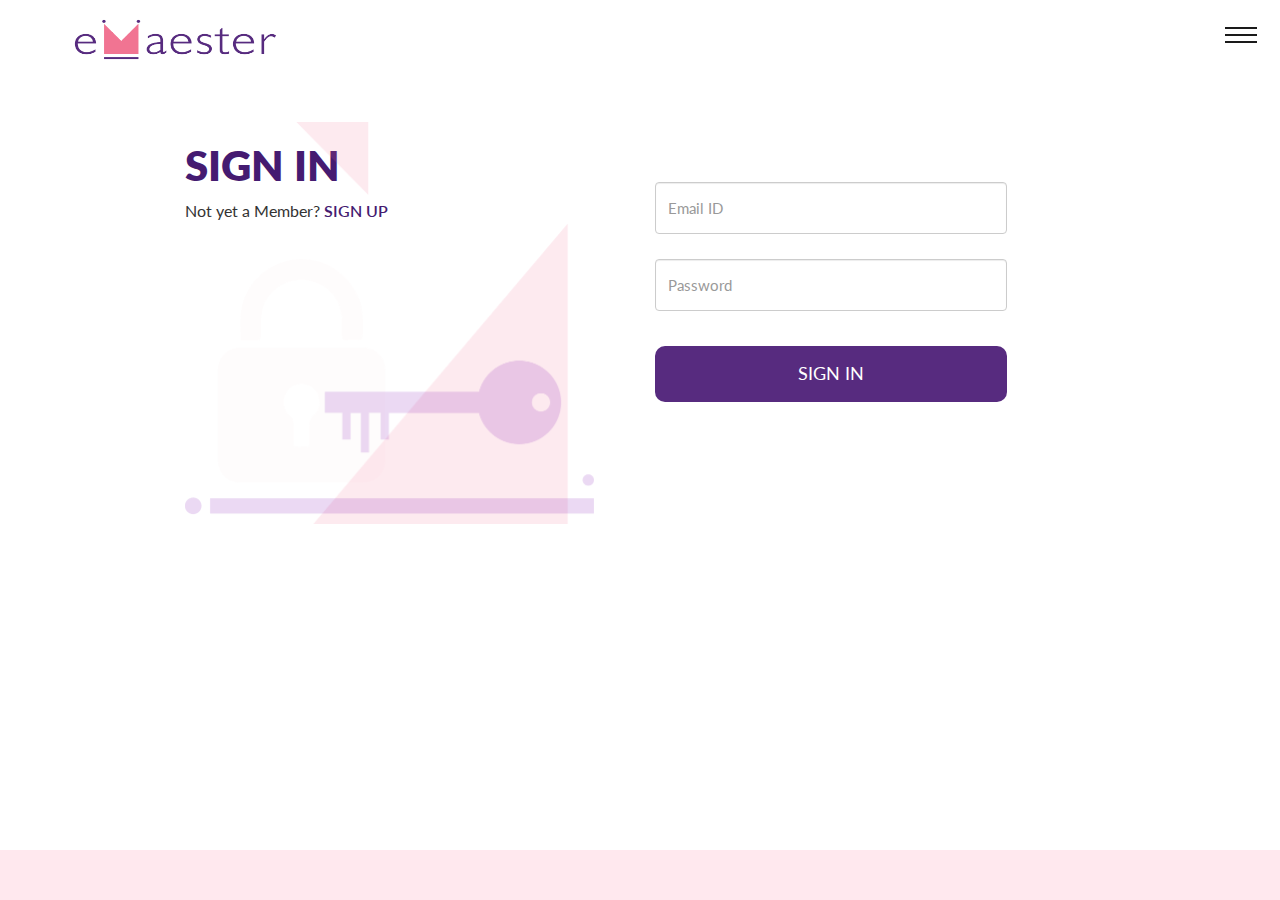
<file: pages/signin.html>
<!DOCTYPE html>
<html>
<head>
<meta content="width=device-width, initial-scale=1" name="viewport" />
    <!--Bootstrap CDN-->
    <link rel="stylesheet" href="../css/bootstrap.min.css">
    
     <!--custom css-->
    <link rel="stylesheet" href="../css/main.css">
    
    
   <!-- Muli & Lato Font CDN -->
   <link href="https://fonts.googleapis.com/css?family=Lato" rel="stylesheet">
    
    <!--Fontawsome CDN -->
    <link rel="stylesheet" href="https://use.fontawesome.com/releases/v5.8.1/css/all.css" integrity="sha384-50oBUHEmvpQ+1lW4y57PTFmhCaXp0ML5d60M1M7uH2+nqUivzIebhndOJK28anvf" crossorigin="anonymous">
    
    <!--Jquery CDN  -->
    <script src="../js/jquery-3.3.1.min.js"></script>
    <script src="../js/bootstrap.min.js"></script>
    
    <!--custom js-->
    <script src="../js/main.js"></script>
    
</head>
<body>
    <!-- Top Navigation -->
    
    <nav class="navbar navbar-fixed-top">
        <div class="container padding15">
            <a href="../index.html"><img class="navLogo" src="../images/Logo-01.png" width="211px" height="49px"></a>
            
            <ul class="nav navbar-nav navbar-right mt10">
              <li><div class="navbar-header">
                <button type="button" class="hamburger is-closed"  onclick="openNav()" style="z-index: auto;">
                    <span class="hamb-top"></span>
                    <span class="hamb-middle"></span>
                    <span class="hamb-bottom"></span>
                </button>
            </div></li>
            </ul>
        </div>
    </nav>
    
    <!-- Top Navigation -->
    
    <!-- Side Navigation -->
    
    <div id="mySidenav" class="sidenav">
        <div id="navContent" class="sidenavContent ">
          <a href="javascript:void(0)" class="closebtn" onclick="closeNav()">&times;</a>
          <a href="../index.html">HOME</a>
          <a href="../pages/certification.html">CERTIFICATION PROGRAM</a>
          <a href="../pages/earning.html">EARNING OPPORTUNITIES</a>
          <a href="../pages/aboutus.html">PEOPLE</a>
            <a href="../pages/faq.html">FAQs</a>
          <a href="pages/signin.html">SIGN IN</a>
            <div class="row sidenavBottom">
                <div class="col-md-7 col-xs-9 sideNavContact">
                    <p>hello@emaester.com</p>
                    <p>+91 9010-604-830</p>
                </div>
                <div class="col-md-5 col-xs-3 mobileSideNavImg ml-60">
                    <img src="../images/sidenav.png" width="180px" height="180px">
                </div>
            </div>
        </div>
    </div>
    
    <!-- Side Navigation -->
    
    <!-- Page Content -->
   
    <section class=" mt85 signin mmt140">
        <div class="container">
            <div class="row m100">
                <div class="col-md-6">
                    <h1 class="textBlue inline">SIGN IN</h1><img src="../images/signin1.png" class="inline signinSupportImg" width="73px" height="73px;">
                    <p>Not yet a Member? <a href="signup.html" class="textBlue">SIGN UP</a></p>
                    <img src="../images/signin.png" class="mobileHide" width="409px" height="301px">
                </div>
                <div class="col-md-6 mt40">
                    <form>
                        <div class="form-group mb25">
                          <input type="email" class="form-control" id="email" placeholder="Email ID" name="email">
                        </div>
                        <div class="form-group mb25">
                          <input type="password" class="form-control" id="pwd" placeholder="Password" name="pwd">
                        </div>
                        <button class="backgroundBlue btn signBtn">SIGN IN</button>
                      </form>
                </div>
            </div>
        </div>
    </section>
    <section class="backgroundPink signinFooter" style="position: absolute;">
    
    </section>
    <!-- /#page-conten -->

</body>
</html>
</file>
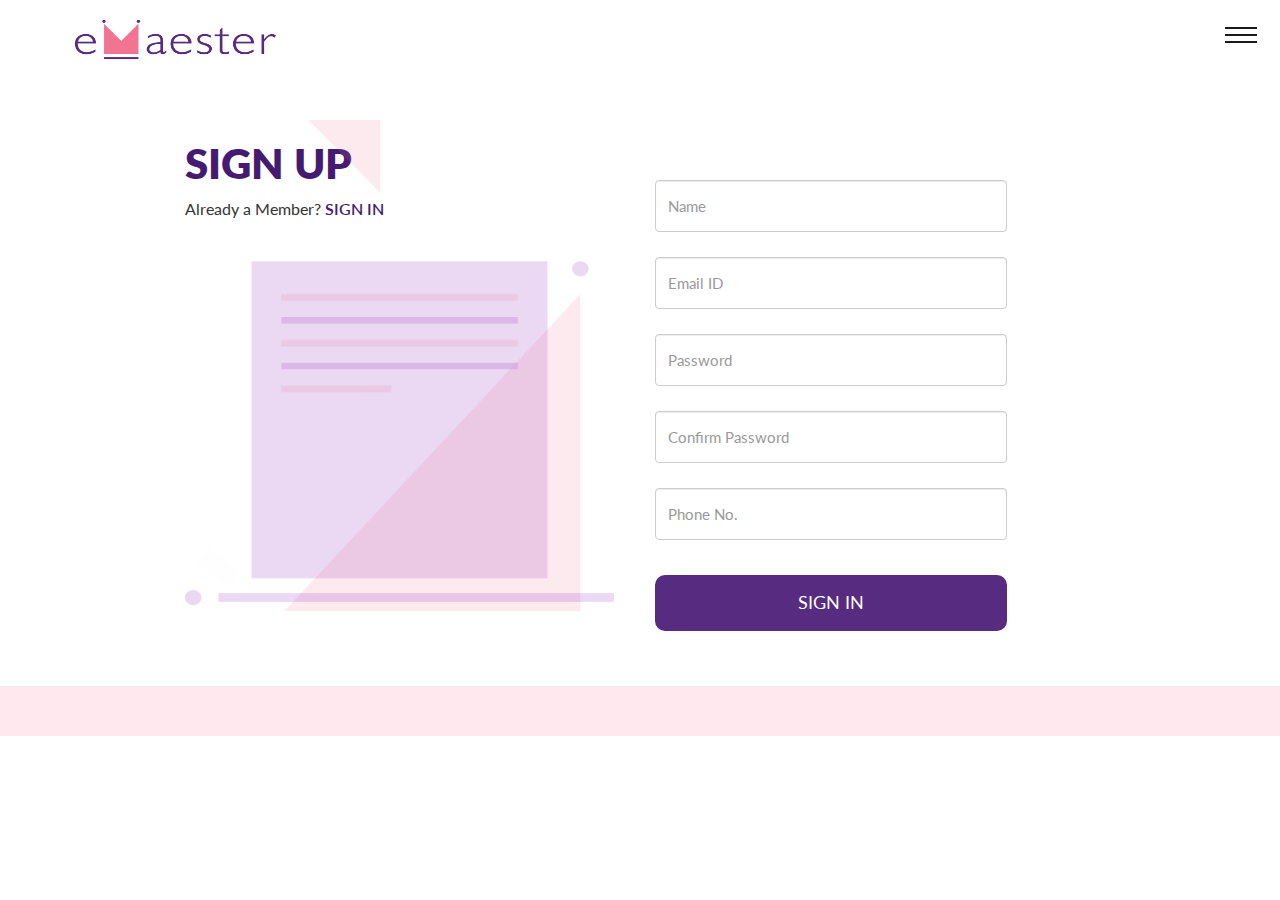
<file: pages/signup.html>
<!DOCTYPE html>
<html>
<head>
<meta content="width=device-width, initial-scale=1" name="viewport" />
    <!--Bootstrap CDN-->
    <link rel="stylesheet" href="../css/bootstrap.min.css">
    
     <!--custom css-->
    <link rel="stylesheet" href="../css/main.css">
    
    
   <!-- Muli & Lato Font CDN -->
   <link href="https://fonts.googleapis.com/css?family=Lato" rel="stylesheet">
    
    <!--Fontawsome CDN -->
    <link rel="stylesheet" href="https://use.fontawesome.com/releases/v5.8.1/css/all.css" integrity="sha384-50oBUHEmvpQ+1lW4y57PTFmhCaXp0ML5d60M1M7uH2+nqUivzIebhndOJK28anvf" crossorigin="anonymous">
    
    <!--Jquery CDN  -->
    <script src="../js/jquery-3.3.1.min.js"></script>
    <script src="../js/bootstrap.min.js"></script>
    
    <!--custom js-->
    <script src="../js/main.js"></script>
    
</head>
<body>
    <!-- Top Navigation -->
    
    <nav class="navbar navbar-fixed-top">
        <div class="container padding15">
            <a href="../index.html"><img class="navLogo" src="../images/Logo-01.png" width="211px" height="49px"></a>
            
            <ul class="nav navbar-nav navbar-right mt10">
              <li><div class="navbar-header">
                <button type="button" class="hamburger is-closed"  onclick="openNav()" style="z-index: auto;">
                    <span class="hamb-top"></span>
                    <span class="hamb-middle"></span>
                    <span class="hamb-bottom"></span>
                </button>
            </div></li>
            </ul>
        </div>
    </nav>
    
    <!-- Top Navigation -->
    
    <!-- Side Navigation -->
    
    <div id="mySidenav" class="sidenav">
        <div id="navContent" class="sidenavContent ">
          <a href="javascript:void(0)" class="closebtn" onclick="closeNav()">&times;</a>
          <a href="../index.html">HOME</a>
          <a href="../pages/certification.html">CERTIFICATION PROGRAM</a>
          <a href="../pages/earning.html">EARNING OPPORTUNITIES</a>
          <a href="../pages/aboutus.html">PEOPLE</a>
            <a href="../pages/faq.html">FAQs</a>
          <a href="pages/signin.html">SIGN IN</a>
            <div class="row sidenavBottom">
                <div class="col-md-7 col-xs-9 sideNavContact">
                    <p>hello@emaester.com</p>
                    <p>+91 9010-604-830</p>
                </div>
                <div class="col-md-5 col-xs-3 mobileSideNavImg ml-60">
                    <img src="../images/sidenav.png" width="180px" height="180px">
                </div>
            </div>
        </div>
    </div>
    
    <!-- Side Navigation -->
    
    <!-- Page Content -->
   
    <section class=" mt85 signin">
        <div class="container">
            <div class="row m55-100">
                <div class="col-md-6">
                    <h1 class="textBlue inline">SIGN UP</h1><img src="../images/signin1.png" class="inline signinSupportImg" width="73px" height="73px;">
                    <p>Already a Member? <a href="signin.html" class="textBlue">SIGN IN</a></p>
                    <img src="../images/signup.png" class="mt40 mobileHide" width="429px" height="350px">
                </div>
                <div class="col-md-6 mt40">
                    <form>
                        <div class="form-group mb25">
                          <input type="text" class="form-control" id="name" placeholder="Name" name="Name">
                        </div>
                        <div class="form-group mb25">
                          <input type="email" class="form-control" id="email" placeholder="Email ID" name="email">
                        </div>
                        <div class="form-group mb25">
                          <input type="password" class="form-control" id="pwd" placeholder="Password" name="pwd">
                        </div>
                        <div class="form-group mb25">
                          <input type="password" class="form-control" id="pwd1" placeholder="Confirm Password" name="pwd">
                        </div>
                        <div class="form-group mb25">
                          <input type="number" class="form-control" id="phn" placeholder="Phone No." name="phn">
                        </div>
                        <button class="backgroundBlue btn signBtn">SIGN IN</button>
                      </form>
                </div>
            </div>
        </div>
    </section>
    <section class="backgroundPink signinFooter">
    
    </section>
    <!-- /#page-conten -->

</body>
</html>
</file>
<file: css/main.css>
body{
    font-family: 'Lato', sans-serif;
}

.padding15{
    padding: 15px 15px;
}
.mb0{
    margin-bottom: 0px !important;
}
.mt10{
    margin-top: 10px;
}
.mt-10{
    margin-top: -10px;
}
.mt15{
    margin-top: 15px;
}
.ml15{
    margin-left: 15px;
}
.mt20{
    margin-top: 20px;
}
.mr20{
    margin-right: 20px;
}
.mt25{
    margin-top: 25px !important;
}
.mb25{
    margin-bottom: 25px !important;
}
.ml30{
    margin-left: 30px;
}
.mt30{
    margin-top: 30px;
}
.mb30{
    margin-bottom: 30px;
}
.ml-35{
    margin-left: -35px;
}
.ml35{
    margin-left: 35px;
}
.mt40{
    margin-top: 40px;
}
.mb40{
    margin-bottom: 40px;
}
.mr50{
    margin-right: 50px;
}
.ml50{
    margin-left: 50px;
}
.m55-100{
    margin: 55px 100px;
}
.mt60{
    margin-top: 60px !important;
}
.mt70{
    margin-top: 70px;
}
.mb60{
    margin-bottom: 60px;
}
.mt80{
    margin-top: 80px;
}
.ml-60{
    margin-left: -60px;
}
.mb75{
    margin-bottom: 75px;
}
.mt85{
    margin-top: 85px;
}
.mb100{
    margin-bottom: 100px;
}
.mt100{
    margin-top: 100px;
}
.m100{
    margin: 57px 100px 50px 100px;
}
.mt130{
    margin-top: 130px;
}
.mt147{
    margin-top: 147px;
}
.mt155{
    margin-top: 155px;
}
.mt170{
    margin-top: 170px;
}
.mt215{
    margin-top: 215px;
}
.mt230{
    margin-top: 230px;
}
.mt240{
    margin-top: 240px;
}
.mlr100{
   margin: 0px 100px; 
}
.pr0{
    padding-right: 0px;
}
.pl30{
    padding-left: 30px;
}
.p50{
    padding: 50px;
}
.textBlue{
    color: #451B71 !important;
}
.textPink{
    color: #f17492;
}
.backgroundBlue{
    background: #572b7f;
}
.backgroundPink{
    background-color: #ffe8ee;
}
.inline{
    display: inline ;
}
.textCenter{
    text-align: center;
}
.textSize{
    font-size: 16px;
        line-height: 24px;
}
.textSize1{
    font-size: 18px;
        line-height: 32px;
}
.textSize2{
    font-size: 20px;
    line-height: 30px;
}
.imgCenter{
    display: block;
    margin-left: auto;
    margin-right: auto;
}
.landing{
    text-align: center;
}
.landing img{
    opacity: 0.6;
}
.landing h1{
    font-size: 48px;
    font-weight: 600;
}
.landing p{
    font-size: 18px;
    opacity: 0.8;
}
.textBold{
    font-weight: 600;
}
.headingSupportImg{
            margin-left: -55px;
    margin-bottom: 5px;
}

.headingCenter{
        margin: 75px 423px;
}
.float-right{
    float: right;
}
.textNormal{
    text-align: left;
}
.pointerCursor{
    cursor: pointer;
}
.webHide{
    display: none;
}
/*-------------------------------*/
/*     Topr nav styles        */
/*-------------------------------*/
.navbar{
    transition: background 0.2s ease-out 0.2s;
}

/*-------------------------------*/
/*     Sidebar nav styles        */
/*-------------------------------*/

/* width */
.sidenav::-webkit-scrollbar {
  display: none !important;
}
.sideNavContact{
    margin-top: 200px;
}
.mobileSideNavImg{
    margin-top: 120px;
}
.sidenav {
    overflow-y: scroll;
  height: 100%;
  width: 0;
  position: fixed;
  z-index: 1100;
  top: 0;
  right:0;
  background: #FFFFFF;
box-shadow: 2px 0px 8px rgba(51, 51, 51, 0.25);
  overflow-x: hidden;
  transition: 0.5s;
  padding-top: 25px;
}
.sidenavhead{
    pointer-events: none; 
    position: absolute;
    top: 10px;
    font-weight: 600;
font-size: 14px !important;
line-height: 22px  !important;
color: rgba(51, 51, 51, 0.6)  !important;
}

.sidenav a, .sidenav p {
  padding: 8px 32px 8px 32px;
  text-decoration: none;
  font-size: 18px;
line-height: 38px;
  color: #572b7f;
  display: block;
  transition: 0.3s;
    font-style: normal;
font-weight: bold;
}
.sidenav p{
   font-size: 16px;
    margin-bottom: 0px;
    padding: 0px 15px;
}
.sidenav a span{
    float: right;
    background: #3E41BF;
    border-radius: 2px;
    font-size: 8px;
}
.sidenav a:hover {
  color: #7f8c8d;
    text-decoration: none;
}

.sidenav .closebtn {
  position: absolute;
  right: 0px;
  font-weight: bold;
font-size: 28px;
line-height: 22px;
  margin-left: 50px;
    color: rgba(51, 51, 51, 0.4);
}

.sidenavContent{
    display: none;
}
.sidenavBottom{
    vertical-align: bottom;
   display: table-cell;
}

@media screen and (max-height: 450px) {
  .sidenav {padding-top: 15px;}
  .sidenav a {font-size: 18px;}
}
/*-------------------------------*/
/*       Hamburger-Cross         */
/*-------------------------------*/

.hamburger {
  z-index: auto;
  position: fixed;
    display: block;
  top: 20px;
  width: 32px;
  height: 32px;
  background: transparent;
  border: none;
}
.hamburger:hover,
.hamburger:focus,
.hamburger:active {
  outline: none;
    cursor: pointer;
}

.hamburger.is-closed .hamb-top,
.hamburger.is-closed .hamb-middle,
.hamburger.is-closed .hamb-bottom{
  position: absolute;
  left: 0;
  height: 2px;
  width: 100%;
}
.hamburger.is-closed .hamb-top,
.hamburger.is-closed .hamb-middle,
.hamburger.is-closed .hamb-bottom {
  background-color: #1a1a1a;
}
.hamburger.is-closed .hamb-top { 
  top: 7px; 
  -webkit-transition: all .35s ease-in-out;
}
.hamburger.is-closed .hamb-middle {
  top: 50%;
  margin-top: -2px;
}
.hamburger.is-closed .hamb-bottom {
  bottom: 9px;  
  -webkit-transition: all .35s ease-in-out;
}

.hamb-menu-top{
    position: absolute;
    left: 0;
    bottom: 20px;
    font-size: 11px;
    margin-bottom: 13px;
}
/*-------------------------------*/
/*      Landing page             */
/*-------------------------------*/
.landingBackground{
     background: white url("../images/landing1.webp") no-repeat center; 
        background-size: 100% 652px;
        height: 652px;
    width: 100%;
}
.working{
    background: url("../images/landing2.png") no-repeat center; 
    background-size: 100% 97%;
    height: 97%;
}
.landingWorks{
    padding: 15px 20px;
}
.landingText h2{
    font-size: 38px;
}
.landingText h1{
    font-size: 55px;
}
.landingPlay{
    margin-left: 160px !important;
    opacity: 0.6;
}
.learnMore{
    background: url("../images/landing9.png") no-repeat center; 
    background-size: 100% 325px;
    height: 325px;
}
.landingBtn{
    background: #572b7f;
    color: white;
    border-radius: 10px;
    font-size: 22px;
    padding: 15px 70px;
}
/*-------------------------------*/
/*      Sign in page             */
/*-------------------------------*/
.form-control{
        padding: 25px 12px;
    font-size: 15px;
    width: 80%;
}
.signin h1{
        font-weight: 800;
    font-size: 42px;
}
.signin p{
        font-size: 16px;
    margin-bottom: 0px;
}
.signin a{
    font-weight: 600;
}
.signBtn{
    width: 80%;
    background: #572b7f;
    color: white;
    border-radius: 10px;
    font-size: 18px;
    margin-top: 10px;
    border: 0px;
    padding: 15px;
}
.btn.focus, .btn:focus, .btn:hover{
    color: #fdeaef;
}
.signinSupportImg{
        margin-left: -44px;
    margin-top: -33px;
    margin-bottom: 5px;
}
/*-------------------------------*/
/*          FAQ page             */
/*-------------------------------*/
.faqBackground{
    background: white url("../images/faq1.png") no-repeat center; 
        background-size: 100% 652px;
        height: 652px;
    width: 100%;
}
.faqBox{
        border: 2px solid #ffe8ee;
    border-radius: 13px;
    padding-top: 35px;
}
.faqBox p{
        padding: 30px;
    font-size: 18px;
    font-weight: 600;
}
.questionsPlus{
    font-size: 16px;
line-height: 24px;
font-family: Lato;
font-style: normal;
font-weight: bold;
color: #333333;
    text-decoration: none;
}
.questionsPlus:before {
  content: "\2212";
  color: #777;
  font-weight: bold;
    display: inline;
    margin-right: 10px;
}
.questionsPlus.collapsed:before {
    content: '\002B';
}
.questionsHead{
        background-color: #ffe8ee !important;
        padding: 10px 65px;
}
.questionsHead h5{
    font-weight: bold;
    font-size: 24px;
    line-height: 38px;
    color: #451B71;
}
.questionsHead img{
    margin-top: -10px;
    margin-right: 10px
}
.panel-body{
    border-top: 0px !important;
    
}
.faqPanel .panel{
        border-bottom: 1px solid #ffe8ee;
}
.faqPanel .outerPanel{
    border: 2px solid #ffe8ee;
    margin-bottom: 40px !important;
}
.questionsPanelDes{
    margin: 0px 100px;
}
.questionsDescription{
    font-size: 16px;
line-height: 29px;
    margin-left: 25px;
color: rgba(0, 0, 0, 0.6);
}
a:focus, a:hover{
    text-decoration: none;
}
/*-------------------------------*/
/*          Footer page          */
/*-------------------------------*/
.tagLine{
        font-size: 16px;
    letter-spacing: 6px;
    margin-top: 5px;
    margin-left: 5px;
    font-weight: 600;
}
.foooter{
    margin-left: -10px;
        margin-top: 30px;
    margin-bottom: 20px;
}
.foooter .innerPara{
        margin-right: 10px;
    border-right: 1px solid;
    padding-right: 15px;
}
.foooter .rightBorder{
        border-right: 1px solid;
}
.foooter p{
    font-size: 16px;
    line-height: 32px;
}
.foooter i{
    margin-right: 10px
}
.socialIcons{
        padding: 6px 10px;
    background-color: #f17492;
    border-radius: 15px;
    color: white;
}
.subFooter{
        margin: 0px;
    color: white;
    padding: 15px 0px;
}
.signinFooter{
    width: 100%;
    height: 50px;
    position: relative;
    bottom: 0;
}
/*-------------------------------*/
/*      certification page        */
/*-------------------------------*/

.certificationBackground{
    background: white url("../images/certification1.png") no-repeat center; 
        background-size: 100% 652px;
        height: 652px;
    width: 100%;
}
.certificationGet h3{
    font-size: 18px;
}
.curriculum .panel-heading{
    background-color: transparent;
        padding: 15px 15px;
}
.curriculum .panel-collapse{
    border-top: 1px solid #ddd;
}
.curriculum{
        margin: 0px 100px;

}
.questionsPlus1{
    font-size: 24px;
line-height: 24px;
font-family: Lato;
font-style: normal;
font-weight: bold;
color: #333333;
    text-decoration: none;
}
.questionsPlus1:before {
  content: "\2212";
  color: #777;
  font-weight: bold;
    display: inline;
    margin-right: 10px;
}
.questionsPlus1.collapsed:before {
    content: '\002B';
}
.panel-body ul{
        font-size: 18px;
    line-height: 32px;
}
.curriculumBtn{
    color: white;
    font-size: 16px;
    padding: 20px 25px;
    border-radius: 10px;
}
.curriculumApplyBtn{
    color: white;
    font-size: 16px;
    padding: 20px 55px;
    border-radius: 10px;
    margin-bottom: -30px;
}
.optionalFaq{
    margin: 20px 100px;
}
/* carousel */
#quote-carousel {
  padding: 30px 30px;
  margin-top: 30px;
  text-align:center;
}
.carousel-control.left, .carousel-control.right{
    background-image: none;
}
#quote-carousel .carousel-control{
    width: 0%;
    font-size: 35px;
    text-shadow: none;
    color: grey;
    top: 55px;
    right: 15px;
}
.comma1{
        position: absolute;
    left: -30px;
    z-index: -1;
}
.comma2{
        position: relative;
    left: 50%;
    bottom: 30px;
    z-index: -1;
}
.certificationHeadingCenter1{
    margin: 60px 475px;
}
.certificationHeadingCenter2{
    margin: 60px 300px;
}
/*-------------------------------*/
/*      Earning page             */
/*-------------------------------*/
.earningBackground{
    background: white url("../images/earning1.png") no-repeat center; 
        background-size: 100% 655px;
        height: 655px;
    width: 100%;
}
.earningImgDiv{
        width: 150px;
    background: #ffe8ee;
    height: 150px;
    border-radius: 50%;
    position: relative;
    top: -78px;
}
.fa-check{
    margin-right: 15px;
}
.getStudentsPara{
    margin: 30px 155px;
}
.getStudents{
        border: 1px solid #ecf0f1;
    border-radius: 10px;
        padding: 50px 46px;
    min-height: 250px;
}
.fa-long-arrow-alt-right{
        float: right;
    font-size: 35px;
    color: #95a5a6;
}
.getStudentsBox{
        margin-top: 62px;
    margin-bottom: 62px;
}
.earningHeadingCenter1{
    margin: 35px 365px;
}
.earningHeadingCenter2{
    margin: 60px 255px;
    position: relative;
    top: -150px;
    margin-bottom: -130px;
}
.earningHeadingCenter3{
    margin: 35px 300px;
}
.earningHeadingCenter4{
    margin: 60px 300px;
}
/*-------------------------------*/
/*        About page             */
/*-------------------------------*/
.aboutBackground{
    background: white url("../images/aboutus.png") no-repeat center; 
        background-size: 100% 655px;
        height: 655px;
    width: 100%;
}
.headingCenter1{
    margin: 0px 135px;
}
.about{
    margin: 40px 130px;
}
.about h2{
    line-height: 40px;
}
.about img{
width: 100px;
    margin-top: 15px;
}

/*-------------------------------*/
/*        Media Query             */
/*-------------------------------*/
@media screen and (max-width: 480px) {
    .hamburger{
        right: 20px;
    }
    .curriculum, .optionalFaq, .headingCenter, .certificationHeadingCenter1, .certificationHeadingCenter2, .earningHeadingCenter1, .earningHeadingCenter2, .mlr100, .getStudentsPara, .earningHeadingCenter4, .ml50, .mr50, .about, .ml35, .questionsPanelDes, .m100, .m55-100{
        margin: 0px;
    }
    .landingBackground{
        background: none; 
        margin-bottom: 120px;
    }
    .mobileImgLanding8{
        width: 60px;
    }
    .landingText h2{
        font-size: 25px;
    }
    .landingText h1{
        font-size: 35px;
    }
    .landingText{
            margin: -35px 40px;
    }
    .landingBtn{
        font-size: 14px;
    }
    .mobileShow{
        display: block;
    }
    .mobileHide{
        display: none;
    }
    .mobileImgCenter{
        display: block;
        margin-left: auto;
        margin-right: auto;
    }
    h1{
        font-size: 24px;
    }
    h2{
        font-size: 20px;
    }
    h3{
        font-size: 18px;
    }
    h4{
        font-size: 16px;
    }
    .mml-7{
        margin-left: -7px;
    }
    .mmt40{
        margin-top: 40px;
    }
    .mmb15{
        margin-bottom: 15px;
    }
    .mmb-35{
        margin-bottom: -35px;
    }
    .mmb40{
        margin-bottom: 40px;
    }
    .mml15{
        margin-left: 15px;
    }
    .mml20{
        margin-left: 20px;
    }
    .mmt20{
        margin-top: 20px;
    }
    .mpl15{
        padding-left: 15px;
    }
    .mmt65{
        margin-top: 65px;
    }
    .mmt75{
        margin-top: 75px;
    }
    .mmt-100{
        margin-top: -100px;
    }
    .mobileFloatNone{
        float: unset !important;
    }
    .landingPlay{
        width: 75px;
        height: 75px;
        position: relative;
        bottom: 185px;
        margin-left: auto !important;
    }
    .headingSupportImg{
        width: 40px;
        height: 40px;
    }
    .headingSupportImg {
        margin-left: -30px;
        margin-bottom: 5px;
    }
    .textSize, .curriculumApplyBtn{
        font-size: 12px;
    }
    .textSize1, .mobileTextSize1{
        font-size: 14px !important;
            line-height: 22px;
    }
    .textSize2, .mobileTextSize2{
        font-size: 16px;
    }
    .textSize3{
        font-size: 18px;
    }
    .mobileinline{
        display: inline;
    }
    .mobileTextCenter{
        text-align: center;
    }
    .mobileStats{
        padding: 20px 0px;
    }
    .working {
        background: none;
    }
    .workingImg1, .workingImg3{
        width: 90px;
        height: 60px;
    }
    .workingImg2{
        width: 82px;
        height: 70px;
    }
    .workingImg4{
        width: 58px;
        height: 70px;
    }
    .landing h1{
        font-size: 25px;
    }
    .landing p, .questionsDescription, .questionsPlus{
        font-size: 14px;
    }
    .questionsPlus1{
        font-size: 18px;
    }
    .panel-body ul{
        font-size: 16px;
    }
    .curriculumBtn{
        font-size: 12px;
    }
    .certificationImg1{
        width: 95px;
        height: 45px;
        float: none;
    }
    .certificationBackground {
    background: white url(../images/certification12.png) no-repeat center;
        height: 640px;
    }
    .certificationImg2{
        width: 45px;
        float: none;
    }
    .certificationImg3{
        width: 75px;
        float: none;
    }
    .certificationImg4{
        width: 55px;
        float: none;
    }
    #quote-carousel .carousel-control{
        top: 175px;
    }
    .carousel-control.left{
        left: -7px;
    }
    .earningBackground {
        background: white url(../images/earning7.png) no-repeat center;
        height: 640px;
    }
    .earningImgDiv{
        margin-left: 100px;
    }
    .font19{
        font-size: 19px;
    }
    .getStudents img{
        width: 150px;
    }
    .aboutBackground {
        background: white url(../images/about6.png) no-repeat center;
        height: 640px;
    }
    .aboutImg1{
        width: 165px;
    }
    .founderimg{
        width: 125px;
        height: 125px;
    }
    .about{
        padding-bottom: 25px;
    }
    .about img{
        width: 65px;
    }
    .about h2{
        line-height: 30px;
        font-size: 18px;
    }
    .faqBackground {
        background: white url(../images/faq4.png) no-repeat center;
        height: 640px;
    }
    .faqBox p{
        padding: 15px 0px;
        font-size: 14px;
    }
    .mobilefaqBox1{
        margin-left: -15px;
        margin-right: 15px;
    }
    .mobilefaqBox2{
        margin-left: 15px;
    }
    .questionsHead{
        padding: 10px 15px;
    }
    .questionsHead h5{
        font-size: 18px;
    }
    .form-control, .signBtn{
        width: 100%
    }
    .signin{
        margin-top: 140px;
        margin-bottom: 85px;
    }
    .certificationGet h3{
        font-size: 16px;
    }
    .mobileSideNavImg img{
        width: 100px;
        height: 100px;
    }
    .mobileSideNavImg{
        margin-left: -15px;
        margin-top: 190px;
    }
    .sideNavContact{
        margin-top: 210px;
    }
    .learnMore img{
        width: 32px;
    }
    .learnMore{
            background-size: 97% 250px
    }
}
</file>
